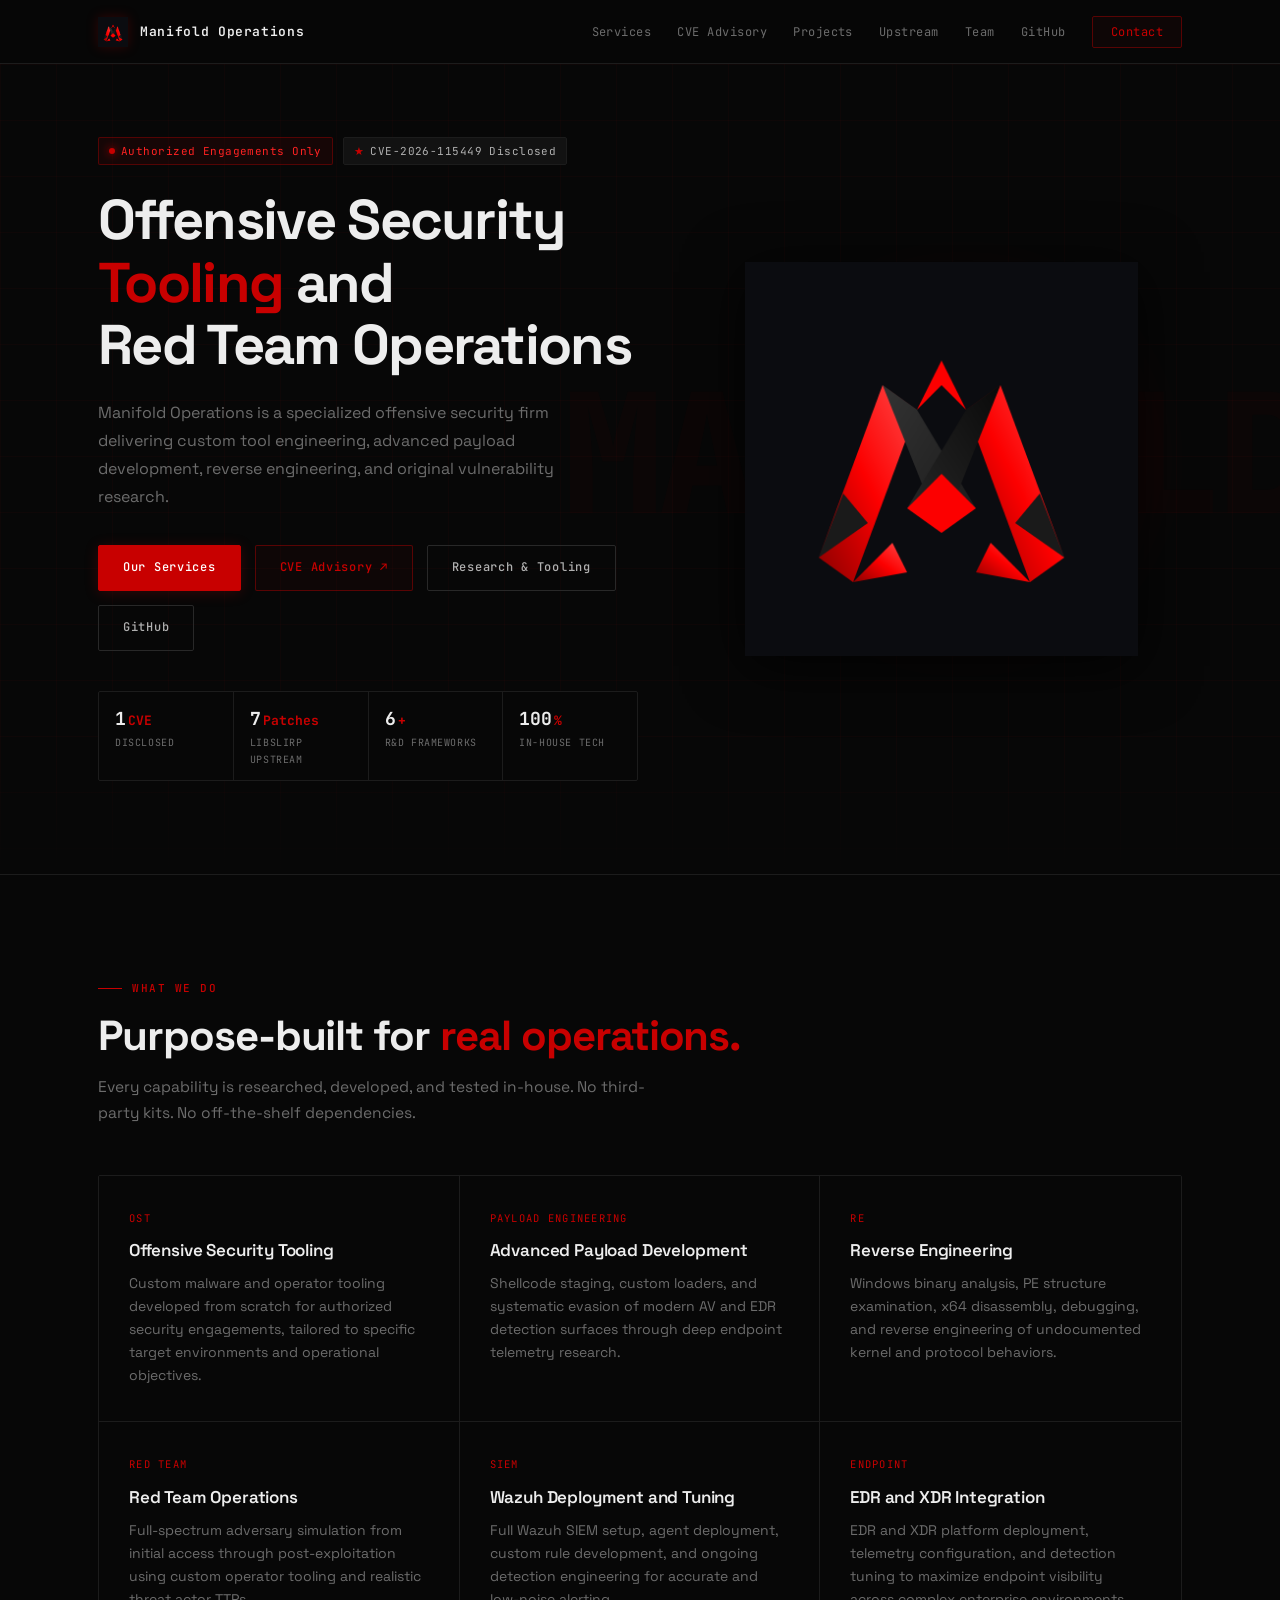
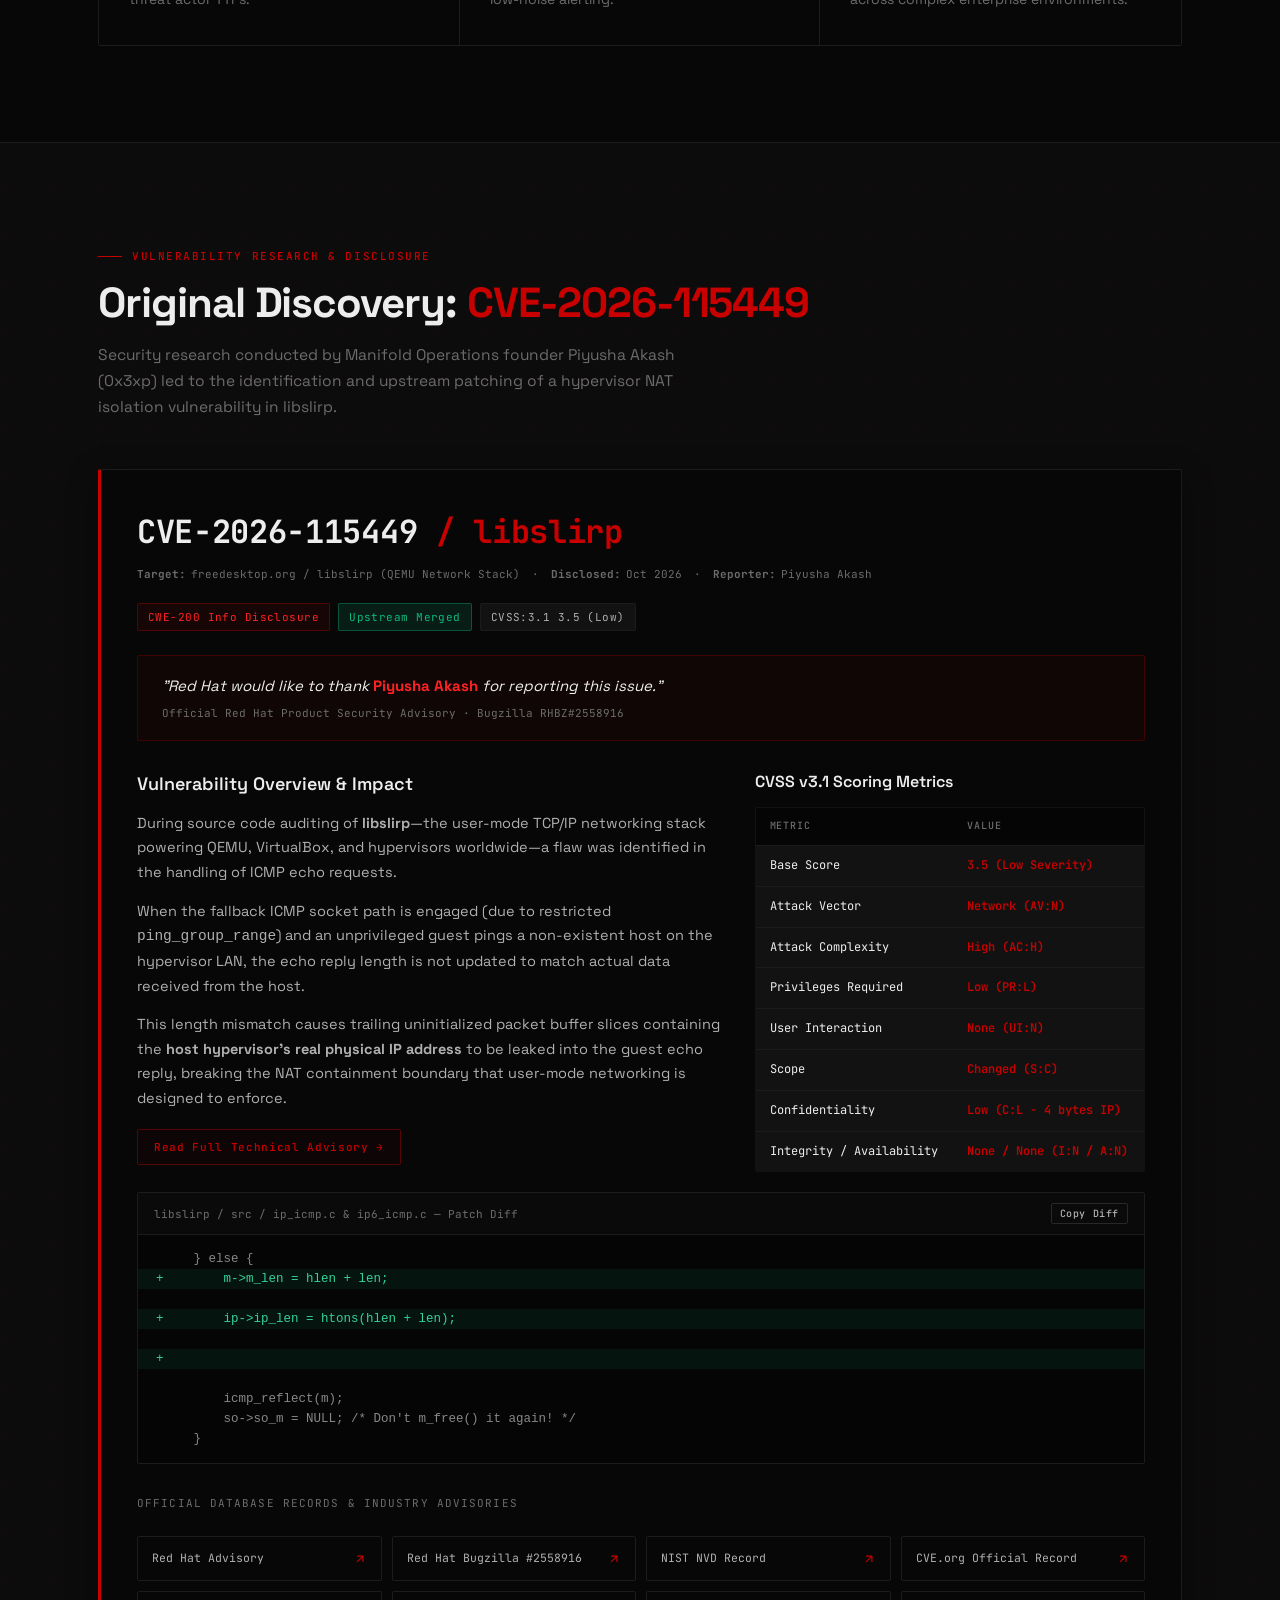
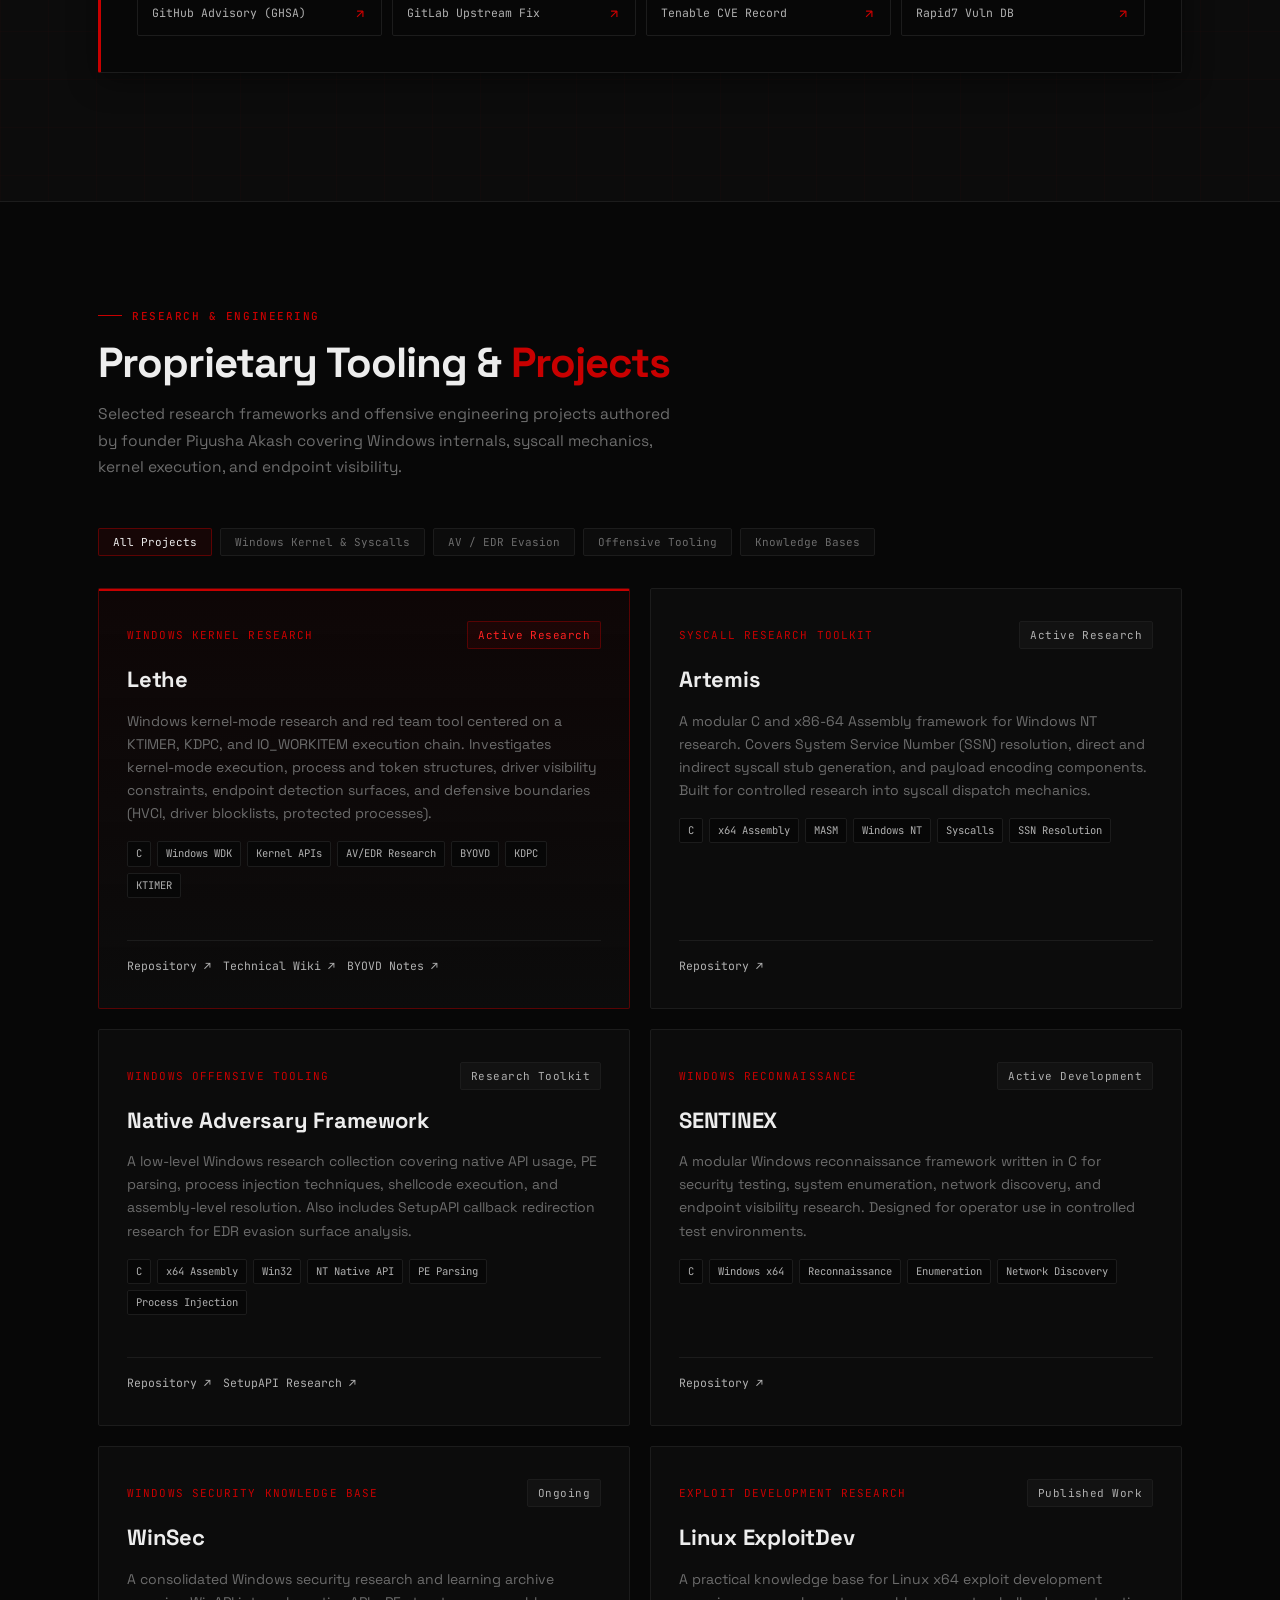
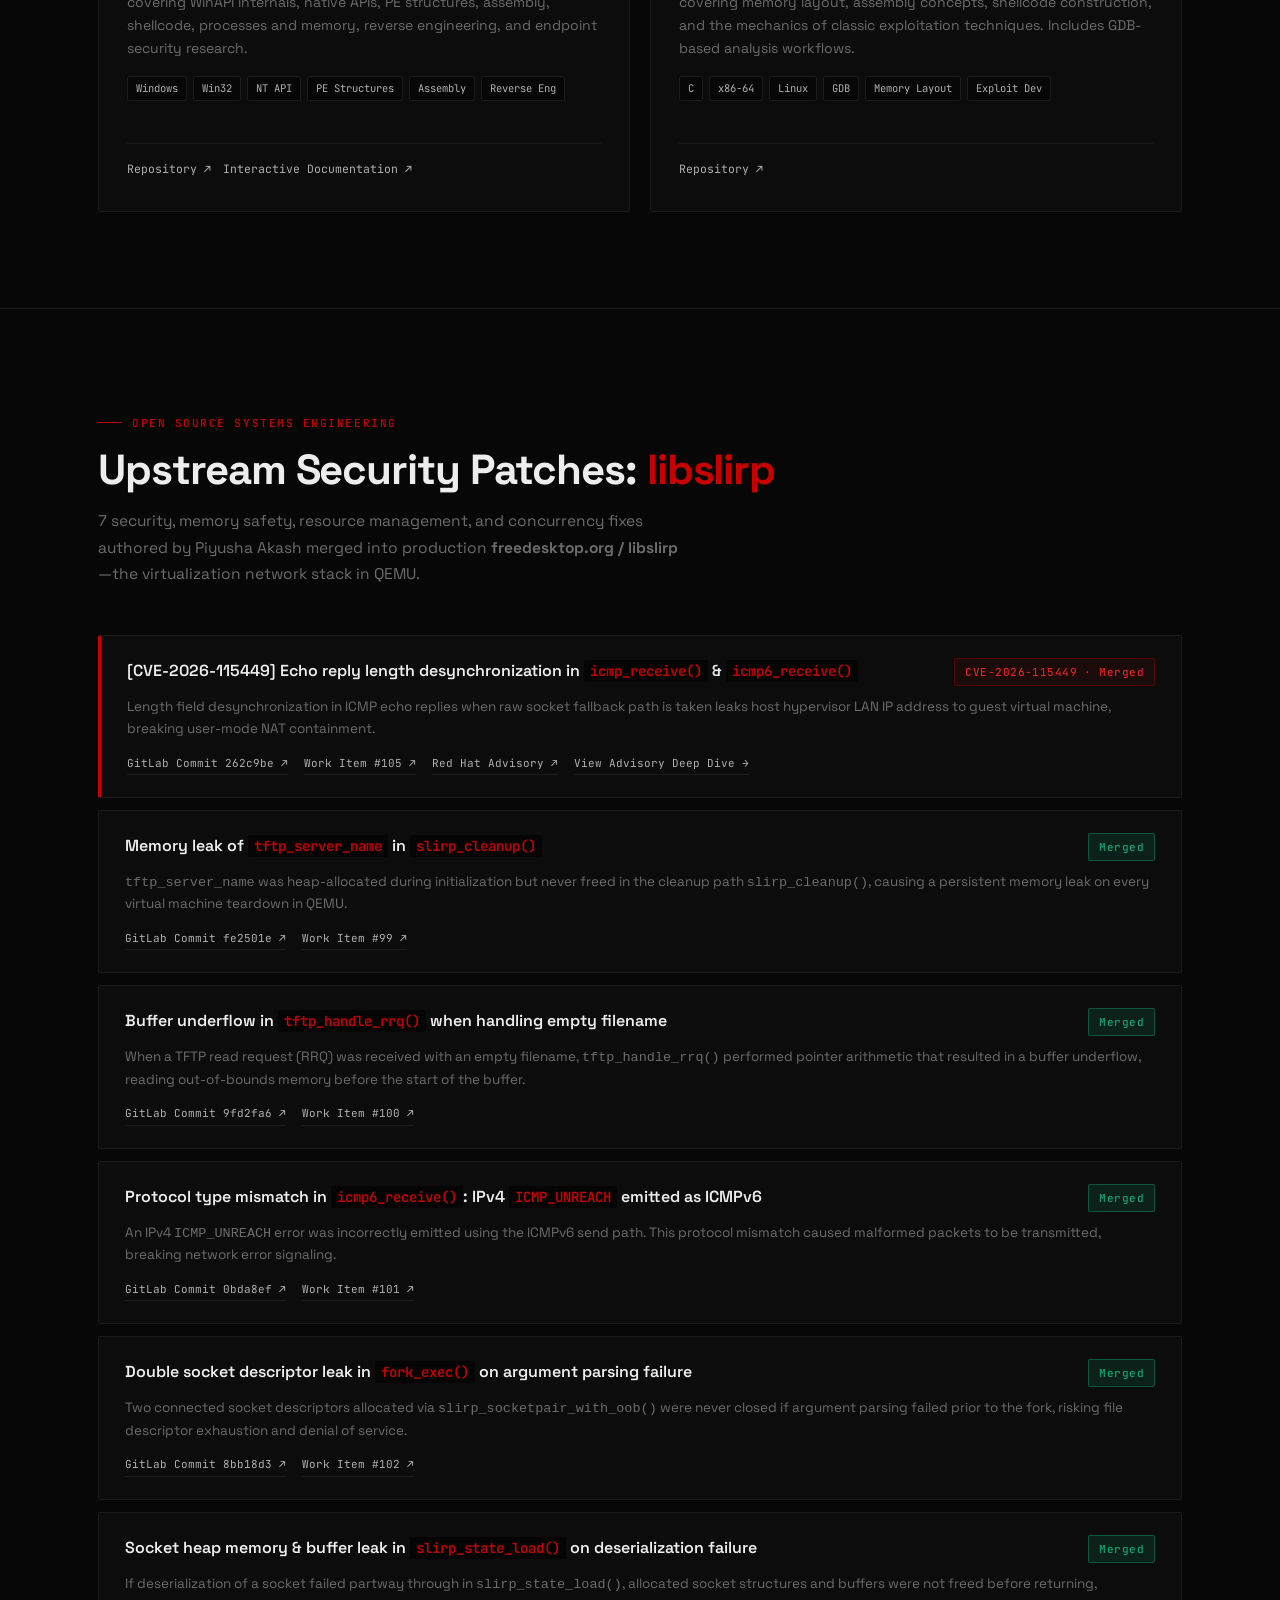
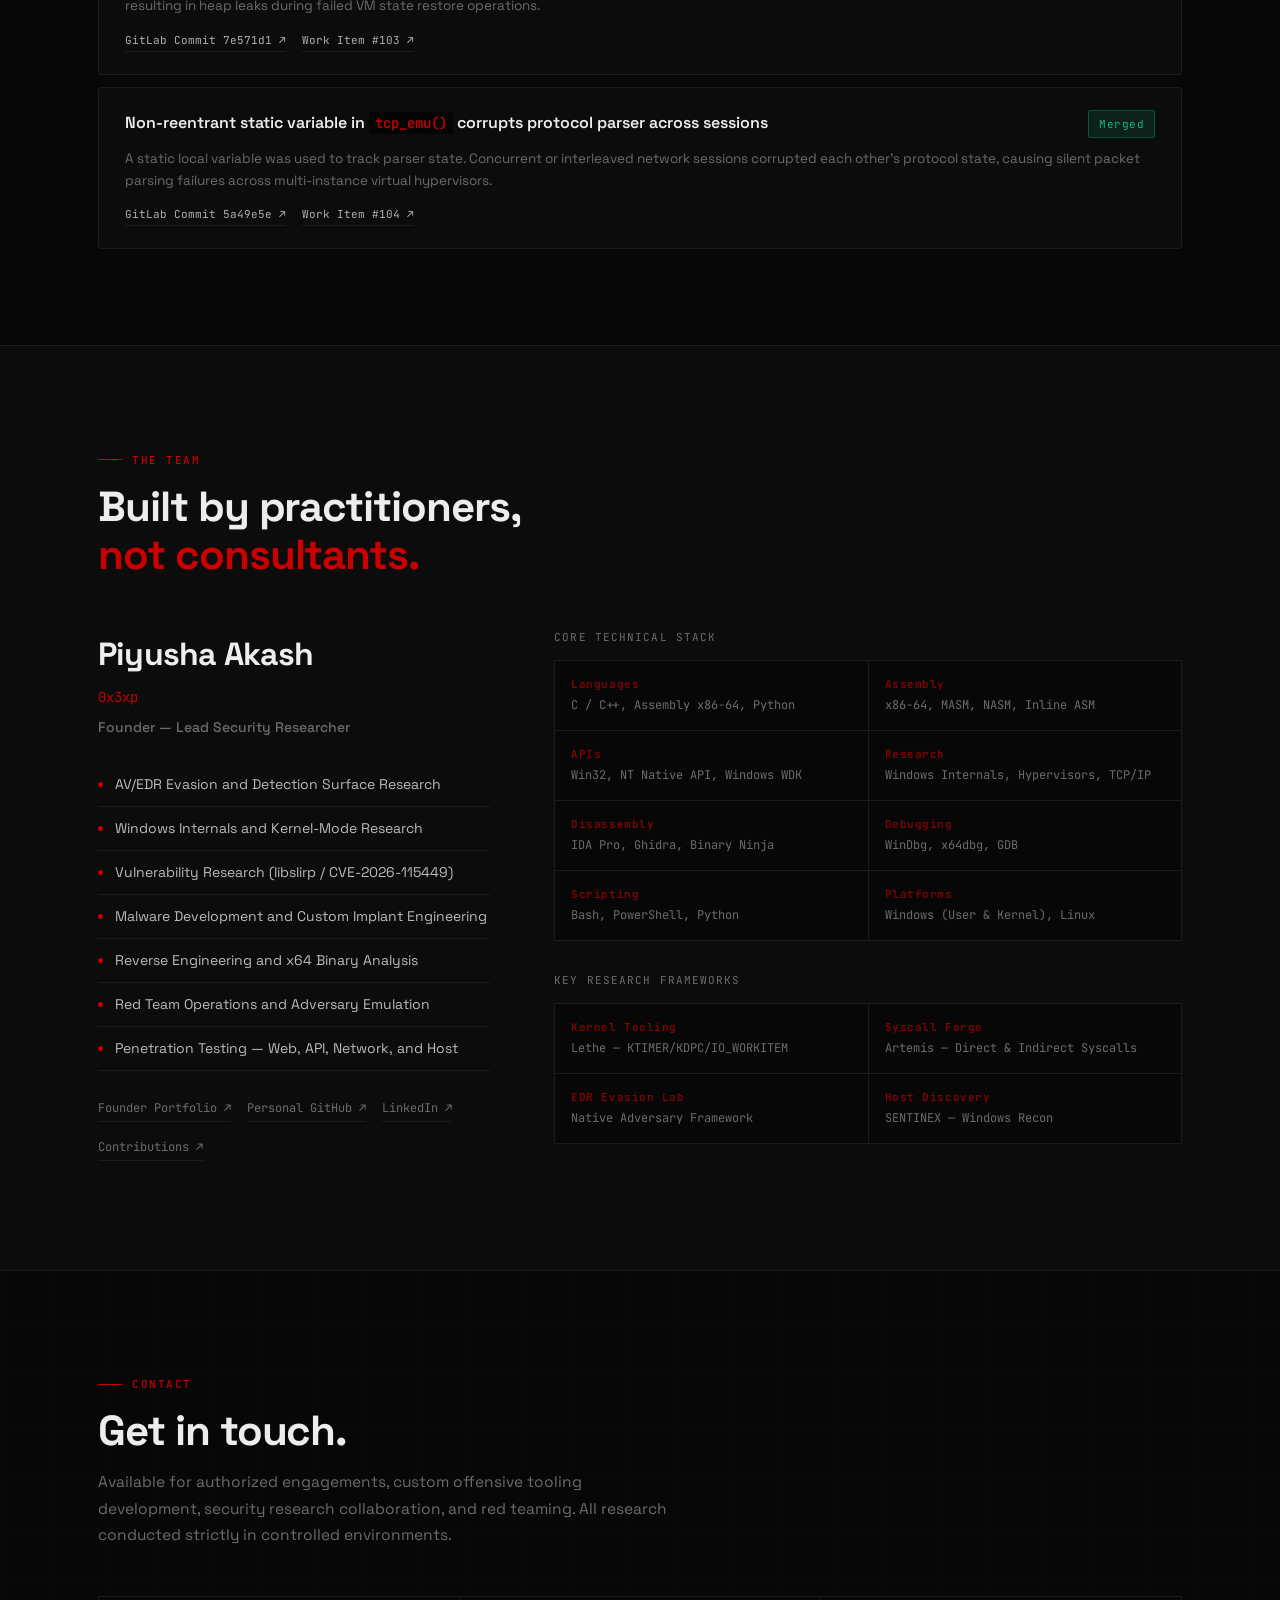
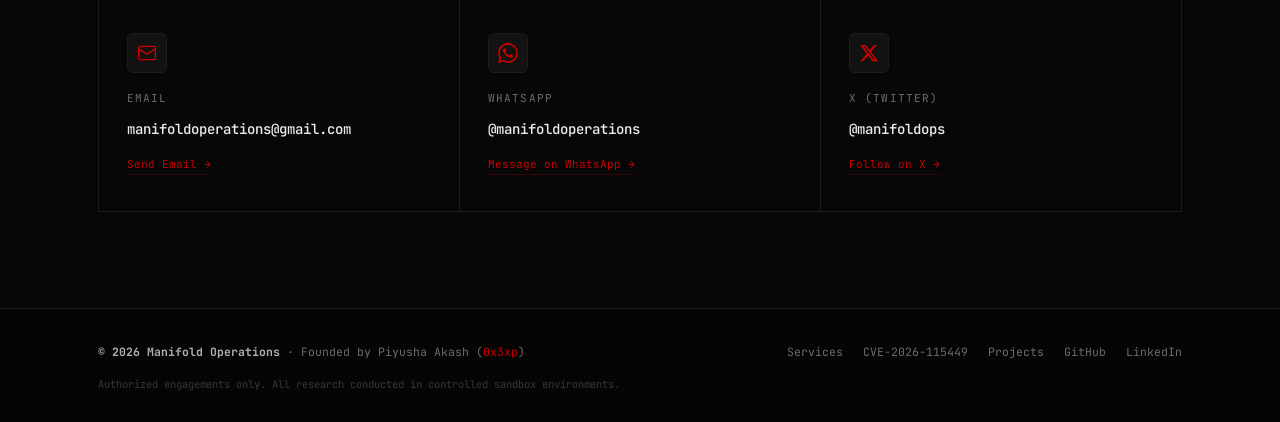
<file: index.html>
<!DOCTYPE html>
<html lang="en">
<head>
  <meta charset="UTF-8">
  <meta name="viewport" content="width=device-width, initial-scale=1, viewport-fit=cover">
  <title>Manifold Operations — Offensive Security Tooling & Red Team Operations</title>
  <meta name="description" content="Manifold Operations is a specialized offensive security firm founded by Piyusha Akash (0x3xp). Custom tool engineering, payload development, reverse engineering, adversary simulation, and original vulnerability research (CVE-2026-115449).">
  <meta name="author" content="Piyusha Akash / Manifold Operations">
  <meta name="robots" content="index, follow">
  
  <!-- Favicon -->
  <link rel="icon" type="image/png" href="assets/logo.png">
  <link rel="icon" href="data:image/svg+xml,<svg xmlns='http://www.w3.org/2000/svg' viewBox='0 0 32 32'><rect width='32' height='32' fill='%23080808'/><text x='16' y='24' font-size='22' text-anchor='middle' fill='%23cc0000' font-weight='bold' font-family='monospace'>M</text></svg>">
  <link rel="canonical" href="https://manifoldoperations.vercel.app/">

  <!-- Open Graph / Meta -->
  <meta property="og:type" content="website">
  <meta property="og:title" content="Manifold Operations — Offensive Security & Vulnerability Research">
  <meta property="og:description" content="Offensive security tooling, red team operations, reverse engineering, and vulnerability research. Home of CVE-2026-115449 and low-level security research.">
  <meta property="og:url" content="https://manifoldoperations.vercel.app/">
  <meta property="og:image" content="https://manifoldoperations.vercel.app/assets/logo.png">

  <!-- Twitter Card -->
  <meta name="twitter:card" content="summary_large_image">
  <meta name="twitter:site" content="@manifoldops">
  <meta name="twitter:creator" content="@manifoldops">
  <meta name="twitter:title" content="Manifold Operations — Offensive Security & Vulnerability Research">
  <meta name="twitter:description" content="Custom tool engineering, red team operations, payload development, and vulnerability research (CVE-2026-115449).">
  <meta name="twitter:image" content="https://manifoldoperations.vercel.app/assets/logo.png">

  <!-- Fonts -->
  <link rel="preconnect" href="https://fonts.googleapis.com">
  <link rel="preconnect" href="https://fonts.gstatic.com" crossorigin>
  <link href="https://fonts.googleapis.com/css2?family=Space+Grotesk:wght@300;400;500;600;700&family=JetBrains+Mono:wght@400;500;600;700&display=swap" rel="stylesheet">

  <!-- Styles -->
  <link rel="stylesheet" href="assets/css/style.css">
</head>
<body>

<!-- NAVIGATION -->
<nav>
  <div class="nav-inner">
    <a href="#hero" class="brand">
      <img src="assets/logo.png" class="brand-mark" alt="Manifold Operations Logo">
      <span class="brand-name">Manifold Operations</span>
    </a>
    
    <ul class="nav-links">
      <li><a href="#services">Services</a></li>
      <li><a href="#cve-section">CVE Advisory</a></li>
      <li><a href="#projects">Projects</a></li>
      <li><a href="#upstream-section">Upstream</a></li>
      <li><a href="#team">Team</a></li>
      <li><a href="https://github.com/ManifoldOps" target="_blank" rel="noopener">GitHub</a></li>
      <li><a href="#contact" class="nav-cta">Contact</a></li>
    </ul>

    <button class="mobile-menu-btn" aria-label="Toggle navigation menu" aria-expanded="false">
      <svg viewBox="0 0 24 24" fill="none" stroke="currentColor" stroke-width="2" stroke-linecap="round" stroke-linejoin="round">
        <line x1="3" y1="12" x2="21" y2="12"></line>
        <line x1="3" y1="6" x2="21" y2="6"></line>
        <line x1="3" y1="18" x2="21" y2="18"></line>
      </svg>
    </button>
  </div>
</nav>

<!-- MOBILE NAVIGATION DRAWER -->
<div class="mobile-nav">
  <ul class="mobile-nav-links">
    <li><a href="#services">Services</a></li>
    <li><a href="#cve-section">CVE-2026-115449 Advisory</a></li>
    <li><a href="#projects">Research & Projects</a></li>
    <li><a href="#upstream-section">Upstream Patches</a></li>
    <li><a href="#team">Founder & Team</a></li>
    <li><a href="https://github.com/ManifoldOps" target="_blank" rel="noopener">GitHub (ManifoldOps)</a></li>
    <li><a href="https://0x3xp.github.io" target="_blank" rel="noopener">Founder Portfolio (0x3xp)</a></li>
    <li><a href="#contact">Contact Us</a></li>
  </ul>
</div>

<!-- HERO -->
<section id="hero">
  <div class="hero-watermark">MANIFOLD</div>
  <div class="wrap">
    <div class="hero-content">
      <div class="hero-left">
        <div class="hero-badges-strip">
          <div class="badge badge-red">
            <span class="badge-pulse-dot"></span>
            <span>Authorized Engagements Only</span>
          </div>
          <a href="#cve-section" class="badge">
            <span style="color: var(--red);">★</span>
            <span>CVE-2026-115449 Disclosed</span>
          </a>
        </div>

        <h1 class="hero-h1">
          Offensive Security<br>
          <span>Tooling</span> and<br>
          Red Team Operations
        </h1>

        <p class="hero-desc">
          Manifold Operations is a specialized offensive security firm delivering custom tool engineering, advanced payload development, reverse engineering, and original vulnerability research.
        </p>

        <div class="hero-btns">
          <a href="#services" class="btn btn-fill">Our Services</a>
          <a href="#cve-section" class="btn btn-red-outline">CVE Advisory ↗</a>
          <a href="#projects" class="btn btn-outline">Research & Tooling</a>
          <a href="https://github.com/ManifoldOps" target="_blank" rel="noopener" class="btn btn-outline">GitHub</a>
        </div>

        <!-- Metric counters bar -->
        <div class="hero-metrics">
          <div class="metric-item">
            <div class="metric-val">1<span>CVE</span></div>
            <div class="metric-lbl">Disclosed</div>
          </div>
          <div class="metric-item">
            <div class="metric-val">7<span>Patches</span></div>
            <div class="metric-lbl">libslirp upstream</div>
          </div>
          <div class="metric-item">
            <div class="metric-val">6<span>+</span></div>
            <div class="metric-lbl">R&D Frameworks</div>
          </div>
          <div class="metric-item">
            <div class="metric-val">100<span>%</span></div>
            <div class="metric-lbl">In-House Tech</div>
          </div>
        </div>
      </div>

      <div class="hero-right">
        <div class="hero-logo-wrapper">
          <img src="assets/logo.png" class="hero-logo-img" alt="Manifold Operations Emblems">
        </div>
      </div>
    </div>
  </div>
</section>

<div class="rule"></div>

<!-- SERVICES -->
<section id="services" class="section-wrap">
  <div class="wrap">
    <div class="section-header">
      <div class="section-kicker">
        <div class="kicker-line"></div>
        <span class="kicker-text">What We Do</span>
      </div>
      <h2 class="section-h2">Purpose-built for <span>real operations.</span></h2>
      <p class="section-sub">Every capability is researched, developed, and tested in-house. No third-party kits. No off-the-shelf dependencies.</p>
    </div>

    <div class="services-grid">
      <div class="svc">
        <div class="svc-tag">OST</div>
        <h3 class="svc-title">Offensive Security Tooling</h3>
        <p class="svc-desc">Custom malware and operator tooling developed from scratch for authorized security engagements, tailored to specific target environments and operational objectives.</p>
      </div>

      <div class="svc">
        <div class="svc-tag">Payload Engineering</div>
        <h3 class="svc-title">Advanced Payload Development</h3>
        <p class="svc-desc">Shellcode staging, custom loaders, and systematic evasion of modern AV and EDR detection surfaces through deep endpoint telemetry research.</p>
      </div>

      <div class="svc">
        <div class="svc-tag">RE</div>
        <h3 class="svc-title">Reverse Engineering</h3>
        <p class="svc-desc">Windows binary analysis, PE structure examination, x64 disassembly, debugging, and reverse engineering of undocumented kernel and protocol behaviors.</p>
      </div>

      <div class="svc">
        <div class="svc-tag">Red Team</div>
        <h3 class="svc-title">Red Team Operations</h3>
        <p class="svc-desc">Full-spectrum adversary simulation from initial access through post-exploitation using custom operator tooling and realistic threat actor TTPs.</p>
      </div>

      <div class="svc">
        <div class="svc-tag">SIEM</div>
        <h3 class="svc-title">Wazuh Deployment and Tuning</h3>
        <p class="svc-desc">Full Wazuh SIEM setup, agent deployment, custom rule development, and ongoing detection engineering for accurate and low-noise alerting.</p>
      </div>

      <div class="svc">
        <div class="svc-tag">Endpoint</div>
        <h3 class="svc-title">EDR and XDR Integration</h3>
        <p class="svc-desc">EDR and XDR platform deployment, telemetry configuration, and detection tuning to maximize endpoint visibility across complex enterprise environments.</p>
      </div>
    </div>
  </div>
</section>

<div class="rule"></div>

<!-- VULNERABILITY DISCLOSURE / CVE SPOTLIGHT -->
<section id="cve-section" class="section-wrap">
  <div class="wrap">
    <div class="section-header">
      <div class="section-kicker">
        <div class="kicker-line"></div>
        <span class="kicker-text">Vulnerability Research & Disclosure</span>
      </div>
      <h2 class="section-h2">Original Discovery: <span>CVE-2026-115449</span></h2>
      <p class="section-sub">
        Security research conducted by Manifold Operations founder Piyusha Akash (0x3xp) led to the identification and upstream patching of a hypervisor NAT isolation vulnerability in libslirp.
      </p>
    </div>

    <!-- MAIN CVE BANNER CARD -->
    <div class="cve-banner-box">
      <div class="cve-header-row">
        <div class="cve-id-group">
          <div class="cve-id-title">CVE-2026-115449 <span>/ libslirp</span></div>
          <div class="cve-meta-tags">
            <span><strong>Target:</strong> freedesktop.org / libslirp (QEMU Network Stack)</span>
            <span>·</span>
            <span><strong>Disclosed:</strong> Oct 2026</span>
            <span>·</span>
            <span><strong>Reporter:</strong> Piyusha Akash</span>
          </div>
        </div>

        <div class="cve-badges-row">
          <span class="badge badge-red">CWE-200 Info Disclosure</span>
          <span class="badge badge-green">Upstream Merged</span>
          <span class="badge">CVSS:3.1 3.5 (Low)</span>
        </div>
      </div>

      <!-- RED HAT OFFICIAL ACKNOWLEDGEMENT -->
      <div class="ack-quote-box">
        <p>"Red Hat would like to thank <strong>Piyusha Akash</strong> for reporting this issue."</p>
        <span class="ack-quote-source">Official Red Hat Product Security Advisory · Bugzilla RHBZ#2558916</span>
      </div>

      <div class="cve-grid-2col">
        <div class="cve-explanation">
          <h3 style="font-size: 18px; margin-bottom: 12px; font-weight: 600;">Vulnerability Overview & Impact</h3>
          <p>
            During source code auditing of <strong>libslirp</strong>—the user-mode TCP/IP networking stack powering QEMU, VirtualBox, and hypervisors worldwide—a flaw was identified in the handling of ICMP echo requests.
          </p>
          <p>
            When the fallback ICMP socket path is engaged (due to restricted <code>ping_group_range</code>) and an unprivileged guest pings a non-existent host on the hypervisor LAN, the echo reply length is not updated to match actual data received from the host.
          </p>
          <p>
            This length mismatch causes trailing uninitialized packet buffer slices containing the <strong>host hypervisor's real physical IP address</strong> to be leaked into the guest echo reply, breaking the NAT containment boundary that user-mode networking is designed to enforce.
          </p>
          
          <div style="margin-top: 18px;">
            <a href="cve-2026-115449.html" class="btn btn-sm btn-red-outline">Read Full Technical Advisory →</a>
          </div>
        </div>

        <div>
          <h3 style="font-size: 16px; margin-bottom: 12px; font-weight: 600;">CVSS v3.1 Scoring Metrics</h3>
          <table class="cve-cvss-table">
            <thead>
              <tr>
                <th>Metric</th>
                <th>Value</th>
              </tr>
            </thead>
            <tbody>
              <tr>
                <td>Base Score</td>
                <td>3.5 (Low Severity)</td>
              </tr>
              <tr>
                <td>Attack Vector</td>
                <td>Network (AV:N)</td>
              </tr>
              <tr>
                <td>Attack Complexity</td>
                <td>High (AC:H)</td>
              </tr>
              <tr>
                <td>Privileges Required</td>
                <td>Low (PR:L)</td>
              </tr>
              <tr>
                <td>User Interaction</td>
                <td>None (UI:N)</td>
              </tr>
              <tr>
                <td>Scope</td>
                <td>Changed (S:C)</td>
              </tr>
              <tr>
                <td>Confidentiality</td>
                <td>Low (C:L - 4 bytes IP)</td>
              </tr>
              <tr>
                <td>Integrity / Availability</td>
                <td>None / None (I:N / A:N)</td>
              </tr>
            </tbody>
          </table>
        </div>
      </div>

      <!-- CODE DIFF BOX -->
      <div class="diff-container">
        <div class="diff-header">
          <span>libslirp / src / ip_icmp.c & ip6_icmp.c — Patch Diff</span>
          <button class="copy-code-btn btn btn-sm btn-outline" data-target="cve-diff-code" style="padding: 3px 8px; font-size: 10px;">Copy Diff</button>
        </div>
        <div class="diff-body">
          <pre id="cve-diff-code"><span class="diff-ctx">     } else {</span>
<span class="diff-add">+        m->m_len = hlen + len;</span>
<span class="diff-add">+        ip->ip_len = htons(hlen + len);</span>
<span class="diff-add">+</span>
<span class="diff-ctx">         icmp_reflect(m);</span>
<span class="diff-ctx">         so->so_m = NULL; /* Don't m_free() it again! */</span>
<span class="diff-ctx">     }</span></pre>
        </div>
      </div>

      <!-- ADVISORY DATABASES -->
      <div style="margin-top: 30px;">
        <span class="stack-label" style="display: block; margin-bottom: 10px;">Official Database Records & Industry Advisories</span>
        <div class="advisory-links-grid">
          <a href="https://access.redhat.com/security/cve/cve-2026-115449" target="_blank" rel="noopener" class="adv-link-card">
            <span>Red Hat Advisory</span>
            <svg viewBox="0 0 24 24" fill="none" stroke="currentColor" stroke-width="2"><path d="M7 17L17 7M17 7H7M17 7V17"/></svg>
          </a>
          <a href="https://bugzilla.redhat.com/show_bug.cgi?id=2558916" target="_blank" rel="noopener" class="adv-link-card">
            <span>Red Hat Bugzilla #2558916</span>
            <svg viewBox="0 0 24 24" fill="none" stroke="currentColor" stroke-width="2"><path d="M7 17L17 7M17 7H7M17 7V17"/></svg>
          </a>
          <a href="https://nvd.nist.gov/vuln/detail/cve-2026-115449" target="_blank" rel="noopener" class="adv-link-card">
            <span>NIST NVD Record</span>
            <svg viewBox="0 0 24 24" fill="none" stroke="currentColor" stroke-width="2"><path d="M7 17L17 7M17 7H7M17 7V17"/></svg>
          </a>
          <a href="https://www.cve.org/CVERecord?id=CVE-2026-115449" target="_blank" rel="noopener" class="adv-link-card">
            <span>CVE.org Official Record</span>
            <svg viewBox="0 0 24 24" fill="none" stroke="currentColor" stroke-width="2"><path d="M7 17L17 7M17 7H7M17 7V17"/></svg>
          </a>
          <a href="https://github.com/advisories/GHSA-pg96-xmqg-mmpv" target="_blank" rel="noopener" class="adv-link-card">
            <span>GitHub Advisory (GHSA)</span>
            <svg viewBox="0 0 24 24" fill="none" stroke="currentColor" stroke-width="2"><path d="M7 17L17 7M17 7H7M17 7V17"/></svg>
          </a>
          <a href="https://gitlab.freedesktop.org/slirp/libslirp/-/commit/262c9be27bc79e16b369807b460be77e23c3d788" target="_blank" rel="noopener" class="adv-link-card">
            <span>GitLab Upstream Fix</span>
            <svg viewBox="0 0 24 24" fill="none" stroke="currentColor" stroke-width="2"><path d="M7 17L17 7M17 7H7M17 7V17"/></svg>
          </a>
          <a href="https://www.tenable.com/cve/CVE-2026-115449" target="_blank" rel="noopener" class="adv-link-card">
            <span>Tenable CVE Record</span>
            <svg viewBox="0 0 24 24" fill="none" stroke="currentColor" stroke-width="2"><path d="M7 17L17 7M17 7H7M17 7V17"/></svg>
          </a>
          <a href="https://www.rapid7.com/db/vulnerabilities/cve-2026-115449/" target="_blank" rel="noopener" class="adv-link-card">
            <span>Rapid7 Vuln DB</span>
            <svg viewBox="0 0 24 24" fill="none" stroke="currentColor" stroke-width="2"><path d="M7 17L17 7M17 7H7M17 7V17"/></svg>
          </a>
        </div>
      </div>
    </div>
  </div>
</section>

<div class="rule"></div>

<!-- PERSONAL PROJECTS & OFFENSIVE R&D -->
<section id="projects" class="section-wrap">
  <div class="wrap">
    <div class="section-header">
      <div class="section-kicker">
        <div class="kicker-line"></div>
        <span class="kicker-text">Research & Engineering</span>
      </div>
      <h2 class="section-h2">Proprietary Tooling & <span>Projects</span></h2>
      <p class="section-sub">
        Selected research frameworks and offensive engineering projects authored by founder Piyusha Akash covering Windows internals, syscall mechanics, kernel execution, and endpoint visibility.
      </p>
    </div>

    <!-- Filter Buttons -->
    <div class="filter-bar">
      <button class="filter-btn active" data-filter="all">All Projects</button>
      <button class="filter-btn" data-filter="kernel">Windows Kernel & Syscalls</button>
      <button class="filter-btn" data-filter="evasion">AV / EDR Evasion</button>
      <button class="filter-btn" data-filter="tooling">Offensive Tooling</button>
      <button class="filter-btn" data-filter="kb">Knowledge Bases</button>
    </div>

    <div class="projects-grid">
      
      <!-- Lethe (Featured) -->
      <article class="project-card featured" data-category="kernel evasion tooling">
        <div class="project-top">
          <div class="project-meta-row">
            <span class="project-cat">Windows Kernel Research</span>
            <span class="badge badge-red">Active Research</span>
          </div>
          <h3 class="project-title">Lethe</h3>
          <p class="project-desc">
            Windows kernel-mode research and red team tool centered on a KTIMER, KDPC, and IO_WORKITEM execution chain. Investigates kernel-mode execution, process and token structures, driver visibility constraints, endpoint detection surfaces, and defensive boundaries (HVCI, driver blocklists, protected processes).
          </p>
          <div class="project-tags">
            <span class="tag-pill">C</span>
            <span class="tag-pill">Windows WDK</span>
            <span class="tag-pill">Kernel APIs</span>
            <span class="tag-pill">AV/EDR Research</span>
            <span class="tag-pill">BYOVD</span>
            <span class="tag-pill">KDPC</span>
            <span class="tag-pill">KTIMER</span>
          </div>
        </div>
        <div class="project-links">
          <a href="https://github.com/0x3xp/Lethe" target="_blank" rel="noopener">Repository ↗</a>
          <a href="https://github.com/0x3xp/Lethe/blob/main/WIKI.md" target="_blank" rel="noopener">Technical Wiki ↗</a>
          <a href="https://github.com/0x3xp/Lethe/blob/main/BYOVD.md" target="_blank" rel="noopener">BYOVD Notes ↗</a>
        </div>
      </article>

      <!-- Artemis -->
      <article class="project-card" data-category="kernel evasion tooling">
        <div class="project-top">
          <div class="project-meta-row">
            <span class="project-cat">Syscall Research Toolkit</span>
            <span class="badge">Active Research</span>
          </div>
          <h3 class="project-title">Artemis</h3>
          <p class="project-desc">
            A modular C and x86-64 Assembly framework for Windows NT research. Covers System Service Number (SSN) resolution, direct and indirect syscall stub generation, and payload encoding components. Built for controlled research into syscall dispatch mechanics.
          </p>
          <div class="project-tags">
            <span class="tag-pill">C</span>
            <span class="tag-pill">x64 Assembly</span>
            <span class="tag-pill">MASM</span>
            <span class="tag-pill">Windows NT</span>
            <span class="tag-pill">Syscalls</span>
            <span class="tag-pill">SSN Resolution</span>
          </div>
        </div>
        <div class="project-links">
          <a href="https://github.com/0x3xp/Artemis" target="_blank" rel="noopener">Repository ↗</a>
        </div>
      </article>

      <!-- Native Adversary Framework -->
      <article class="project-card" data-category="evasion tooling">
        <div class="project-top">
          <div class="project-meta-row">
            <span class="project-cat">Windows Offensive Tooling</span>
            <span class="badge">Research Toolkit</span>
          </div>
          <h3 class="project-title">Native Adversary Framework</h3>
          <p class="project-desc">
            A low-level Windows research collection covering native API usage, PE parsing, process injection techniques, shellcode execution, and assembly-level resolution. Also includes SetupAPI callback redirection research for EDR evasion surface analysis.
          </p>
          <div class="project-tags">
            <span class="tag-pill">C</span>
            <span class="tag-pill">x64 Assembly</span>
            <span class="tag-pill">Win32</span>
            <span class="tag-pill">NT Native API</span>
            <span class="tag-pill">PE Parsing</span>
            <span class="tag-pill">Process Injection</span>
          </div>
        </div>
        <div class="project-links">
          <a href="https://github.com/0x3xp/Native-Adversary-Framework" target="_blank" rel="noopener">Repository ↗</a>
          <a href="https://github.com/0x3xp/Native-Adversary-Framework/tree/main/Malware-Dev/Injection/SetupAPI-Callback-Redirection" target="_blank" rel="noopener">SetupAPI Research ↗</a>
        </div>
      </article>

      <!-- SENTINEX -->
      <article class="project-card" data-category="tooling">
        <div class="project-top">
          <div class="project-meta-row">
            <span class="project-cat">Windows Reconnaissance</span>
            <span class="badge">Active Development</span>
          </div>
          <h3 class="project-title">SENTINEX</h3>
          <p class="project-desc">
            A modular Windows reconnaissance framework written in C for security testing, system enumeration, network discovery, and endpoint visibility research. Designed for operator use in controlled test environments.
          </p>
          <div class="project-tags">
            <span class="tag-pill">C</span>
            <span class="tag-pill">Windows x64</span>
            <span class="tag-pill">Reconnaissance</span>
            <span class="tag-pill">Enumeration</span>
            <span class="tag-pill">Network Discovery</span>
          </div>
        </div>
        <div class="project-links">
          <a href="https://github.com/0x3xp/SENTINEX" target="_blank" rel="noopener">Repository ↗</a>
        </div>
      </article>

      <!-- WinSec -->
      <article class="project-card" data-category="kb">
        <div class="project-top">
          <div class="project-meta-row">
            <span class="project-cat">Windows Security Knowledge Base</span>
            <span class="badge">Ongoing</span>
          </div>
          <h3 class="project-title">WinSec</h3>
          <p class="project-desc">
            A consolidated Windows security research and learning archive covering WinAPI internals, native APIs, PE structures, assembly, shellcode, processes and memory, reverse engineering, and endpoint security research.
          </p>
          <div class="project-tags">
            <span class="tag-pill">Windows</span>
            <span class="tag-pill">Win32</span>
            <span class="tag-pill">NT API</span>
            <span class="tag-pill">PE Structures</span>
            <span class="tag-pill">Assembly</span>
            <span class="tag-pill">Reverse Eng</span>
          </div>
        </div>
        <div class="project-links">
          <a href="https://github.com/0x3xp/WinSec" target="_blank" rel="noopener">Repository ↗</a>
          <a href="https://0x3xp.github.io/WinSec/" target="_blank" rel="noopener">Interactive Documentation ↗</a>
        </div>
      </article>

      <!-- Linux ExploitDev -->
      <article class="project-card" data-category="kb">
        <div class="project-top">
          <div class="project-meta-row">
            <span class="project-cat">Exploit Development Research</span>
            <span class="badge">Published Work</span>
          </div>
          <h3 class="project-title">Linux ExploitDev</h3>
          <p class="project-desc">
            A practical knowledge base for Linux x64 exploit development covering memory layout, assembly concepts, shellcode construction, and the mechanics of classic exploitation techniques. Includes GDB-based analysis workflows.
          </p>
          <div class="project-tags">
            <span class="tag-pill">C</span>
            <span class="tag-pill">x86-64</span>
            <span class="tag-pill">Linux</span>
            <span class="tag-pill">GDB</span>
            <span class="tag-pill">Memory Layout</span>
            <span class="tag-pill">Exploit Dev</span>
          </div>
        </div>
        <div class="project-links">
          <a href="https://github.com/0x3xp/Linux-ExploitDev" target="_blank" rel="noopener">Repository ↗</a>
        </div>
      </article>

    </div>
  </div>
</section>

<div class="rule"></div>

<!-- UPSTREAM CONTRIBUTIONS (LIBSLIRP 7 MERGED COMMITS) -->
<section id="upstream-section" class="section-wrap">
  <div class="wrap">
    <div class="section-header">
      <div class="section-kicker">
        <div class="kicker-line"></div>
        <span class="kicker-text">Open Source Systems Engineering</span>
      </div>
      <h2 class="section-h2">Upstream Security Patches: <span>libslirp</span></h2>
      <p class="section-sub">
        7 security, memory safety, resource management, and concurrency fixes authored by Piyusha Akash merged into production <strong>freedesktop.org / libslirp</strong>—the virtualization network stack in QEMU.
      </p>
    </div>

    <div class="upstream-list">
      
      <!-- Commit 1: CVE-2026-115449 -->
      <div class="upstream-item" style="border-left: 3px solid var(--red);">
        <div class="upstream-header-row">
          <h3 class="upstream-item-title">
            <span>[CVE-2026-115449]</span> Echo reply length desynchronization in <code>icmp_receive()</code> & <code>icmp6_receive()</code>
          </h3>
          <span class="badge badge-red">CVE-2026-115449 · Merged</span>
        </div>
        <p class="upstream-item-desc">
          Length field desynchronization in ICMP echo replies when raw socket fallback path is taken leaks host hypervisor LAN IP address to guest virtual machine, breaking user-mode NAT containment.
        </p>
        <div class="upstream-links-row">
          <a href="https://gitlab.freedesktop.org/slirp/libslirp/-/commit/262c9be27bc79e16b369807b460be77e23c3d788" target="_blank" rel="noopener">GitLab Commit 262c9be ↗</a>
          <a href="https://gitlab.freedesktop.org/slirp/libslirp/-/work_items/105" target="_blank" rel="noopener">Work Item #105 ↗</a>
          <a href="https://access.redhat.com/security/cve/cve-2026-115449" target="_blank" rel="noopener">Red Hat Advisory ↗</a>
          <a href="cve-2026-115449.html">View Advisory Deep Dive →</a>
        </div>
      </div>

      <!-- Commit 2 -->
      <div class="upstream-item">
        <div class="upstream-header-row">
          <h3 class="upstream-item-title">
            Memory leak of <code>tftp_server_name</code> in <code>slirp_cleanup()</code>
          </h3>
          <span class="badge badge-green">Merged</span>
        </div>
        <p class="upstream-item-desc">
          <code>tftp_server_name</code> was heap-allocated during initialization but never freed in the cleanup path <code>slirp_cleanup()</code>, causing a persistent memory leak on every virtual machine teardown in QEMU.
        </p>
        <div class="upstream-links-row">
          <a href="https://gitlab.freedesktop.org/slirp/libslirp/-/commit/fe2501e799862d6fa6adb4c5e1358567ebd8c065" target="_blank" rel="noopener">GitLab Commit fe2501e ↗</a>
          <a href="https://gitlab.freedesktop.org/slirp/libslirp/-/work_items/99" target="_blank" rel="noopener">Work Item #99 ↗</a>
        </div>
      </div>

      <!-- Commit 3 -->
      <div class="upstream-item">
        <div class="upstream-header-row">
          <h3 class="upstream-item-title">
            Buffer underflow in <code>tftp_handle_rrq()</code> when handling empty filename
          </h3>
          <span class="badge badge-green">Merged</span>
        </div>
        <p class="upstream-item-desc">
          When a TFTP read request (RRQ) was received with an empty filename, <code>tftp_handle_rrq()</code> performed pointer arithmetic that resulted in a buffer underflow, reading out-of-bounds memory before the start of the buffer.
        </p>
        <div class="upstream-links-row">
          <a href="https://gitlab.freedesktop.org/slirp/libslirp/-/commit/9fd2fa698886a9c222090424d6e708709db13d8d" target="_blank" rel="noopener">GitLab Commit 9fd2fa6 ↗</a>
          <a href="https://gitlab.freedesktop.org/slirp/libslirp/-/work_items/100" target="_blank" rel="noopener">Work Item #100 ↗</a>
        </div>
      </div>

      <!-- Commit 4 -->
      <div class="upstream-item">
        <div class="upstream-header-row">
          <h3 class="upstream-item-title">
            Protocol type mismatch in <code>icmp6_receive()</code>: IPv4 <code>ICMP_UNREACH</code> emitted as ICMPv6
          </h3>
          <span class="badge badge-green">Merged</span>
        </div>
        <p class="upstream-item-desc">
          An IPv4 <code>ICMP_UNREACH</code> error was incorrectly emitted using the ICMPv6 send path. This protocol mismatch caused malformed packets to be transmitted, breaking network error signaling.
        </p>
        <div class="upstream-links-row">
          <a href="https://gitlab.freedesktop.org/slirp/libslirp/-/commit/0bda8ef0c47d2a45980a2d480312c000e6bc9b11" target="_blank" rel="noopener">GitLab Commit 0bda8ef ↗</a>
          <a href="https://gitlab.freedesktop.org/slirp/libslirp/-/work_items/101" target="_blank" rel="noopener">Work Item #101 ↗</a>
        </div>
      </div>

      <!-- Commit 5 -->
      <div class="upstream-item">
        <div class="upstream-header-row">
          <h3 class="upstream-item-title">
            Double socket descriptor leak in <code>fork_exec()</code> on argument parsing failure
          </h3>
          <span class="badge badge-green">Merged</span>
        </div>
        <p class="upstream-item-desc">
          Two connected socket descriptors allocated via <code>slirp_socketpair_with_oob()</code> were never closed if argument parsing failed prior to the fork, risking file descriptor exhaustion and denial of service.
        </p>
        <div class="upstream-links-row">
          <a href="https://gitlab.freedesktop.org/slirp/libslirp/-/commit/8bb18d3043eeb463955856c3242fef9a788d4280" target="_blank" rel="noopener">GitLab Commit 8bb18d3 ↗</a>
          <a href="https://gitlab.freedesktop.org/slirp/libslirp/-/work_items/102" target="_blank" rel="noopener">Work Item #102 ↗</a>
        </div>
      </div>

      <!-- Commit 6 -->
      <div class="upstream-item">
        <div class="upstream-header-row">
          <h3 class="upstream-item-title">
            Socket heap memory & buffer leak in <code>slirp_state_load()</code> on deserialization failure
          </h3>
          <span class="badge badge-green">Merged</span>
        </div>
        <p class="upstream-item-desc">
          If deserialization of a socket failed partway through in <code>slirp_state_load()</code>, allocated socket structures and buffers were not freed before returning, resulting in heap leaks during failed VM state restore operations.
        </p>
        <div class="upstream-links-row">
          <a href="https://gitlab.freedesktop.org/slirp/libslirp/-/commit/7e571d1e0f6d2750f9e0c7272512e6f0c78bf3c8" target="_blank" rel="noopener">GitLab Commit 7e571d1 ↗</a>
          <a href="https://gitlab.freedesktop.org/slirp/libslirp/-/work_items/103" target="_blank" rel="noopener">Work Item #103 ↗</a>
        </div>
      </div>

      <!-- Commit 7 -->
      <div class="upstream-item">
        <div class="upstream-header-row">
          <h3 class="upstream-item-title">
            Non-reentrant static variable in <code>tcp_emu()</code> corrupts protocol parser across sessions
          </h3>
          <span class="badge badge-green">Merged</span>
        </div>
        <p class="upstream-item-desc">
          A static local variable was used to track parser state. Concurrent or interleaved network sessions corrupted each other's protocol state, causing silent packet parsing failures across multi-instance virtual hypervisors.
        </p>
        <div class="upstream-links-row">
          <a href="https://gitlab.freedesktop.org/slirp/libslirp/-/commit/5a49e5e290093e2ff83b388330501e20de0bddcf" target="_blank" rel="noopener">GitLab Commit 5a49e5e ↗</a>
          <a href="https://gitlab.freedesktop.org/slirp/libslirp/-/work_items/104" target="_blank" rel="noopener">Work Item #104 ↗</a>
        </div>
      </div>

    </div>
  </div>
</section>

<div class="rule"></div>

<!-- TEAM & FOUNDER -->
<section id="team" class="section-wrap">
  <div class="wrap">
    <div class="section-header">
      <div class="section-kicker">
        <div class="kicker-line"></div>
        <span class="kicker-text">The Team</span>
      </div>
      <h2 class="section-h2">Built by practitioners,<br><span>not consultants.</span></h2>
    </div>

    <div class="team-grid">
      <div class="team-left">
        <h3 class="person-name">Piyusha Akash</h3>
        <span class="person-handle">0x3xp</span>
        <p class="person-role">Founder — Lead Security Researcher</p>
        
        <ul class="person-focus">
          <li>AV/EDR Evasion and Detection Surface Research</li>
          <li>Windows Internals and Kernel-Mode Research</li>
          <li>Vulnerability Research (libslirp / CVE-2026-115449)</li>
          <li>Malware Development and Custom Implant Engineering</li>
          <li>Reverse Engineering and x64 Binary Analysis</li>
          <li>Red Team Operations and Adversary Emulation</li>
          <li>Penetration Testing — Web, API, Network, and Host</li>
        </ul>

        <div class="person-links">
          <a href="https://0x3xp.github.io" target="_blank" rel="noopener">Founder Portfolio ↗</a>
          <a href="https://github.com/0x3xp" target="_blank" rel="noopener">Personal GitHub ↗</a>
          <a href="https://linkedin.com/in/piyushaakash" target="_blank" rel="noopener">LinkedIn ↗</a>
          <a href="https://0x3xp.github.io/contributions/" target="_blank" rel="noopener">Contributions ↗</a>
        </div>
      </div>

      <div class="team-right">
        <p class="stack-label">Core Technical Stack</p>
        <div class="stack-grid">
          <div class="stack-item"><strong>Languages</strong>C / C++, Assembly x86-64, Python</div>
          <div class="stack-item"><strong>Assembly</strong>x86-64, MASM, NASM, Inline ASM</div>
          <div class="stack-item"><strong>APIs</strong>Win32, NT Native API, Windows WDK</div>
          <div class="stack-item"><strong>Research</strong>Windows Internals, Hypervisors, TCP/IP</div>
          <div class="stack-item"><strong>Disassembly</strong>IDA Pro, Ghidra, Binary Ninja</div>
          <div class="stack-item"><strong>Debugging</strong>WinDbg, x64dbg, GDB</div>
          <div class="stack-item"><strong>Scripting</strong>Bash, PowerShell, Python</div>
          <div class="stack-item"><strong>Platforms</strong>Windows (User & Kernel), Linux</div>
        </div>

        <p class="stack-label">Key Research Frameworks</p>
        <div class="stack-grid">
          <div class="stack-item"><strong>Kernel Tooling</strong>Lethe — KTIMER/KDPC/IO_WORKITEM</div>
          <div class="stack-item"><strong>Syscall Forge</strong>Artemis — Direct & Indirect Syscalls</div>
          <div class="stack-item"><strong>EDR Evasion Lab</strong>Native Adversary Framework</div>
          <div class="stack-item"><strong>Host Discovery</strong>SENTINEX — Windows Recon</div>
        </div>
      </div>
    </div>
  </div>
</section>

<div class="rule"></div>

<!-- CONTACT -->
<section id="contact" class="section-wrap">
  <div class="wrap">
    <div class="contact-inner">
      <div class="section-header">
        <div class="section-kicker">
          <div class="kicker-line"></div>
          <span class="kicker-text">Contact</span>
        </div>
        <h2 class="section-h2">Get in touch.</h2>
        <p class="section-sub">
          Available for authorized engagements, custom offensive tooling development, security research collaboration, and red teaming. All research conducted strictly in controlled environments.
        </p>
      </div>

      <div class="contact-channels">
        <!-- Email -->
        <div class="channel">
          <div class="channel-icon">
            <svg viewBox="0 0 24 24" fill="none" stroke="#cc0000" stroke-width="1.6" stroke-linecap="round" stroke-linejoin="round">
              <rect x="2" y="4" width="20" height="16" rx="2"/>
              <path d="m22 7-8.97 5.7a1.94 1.94 0 0 1-2.06 0L2 7"/>
            </svg>
          </div>
          <span class="channel-label">Email</span>
          <span class="channel-value">manifoldoperations@gmail.com</span>
          <a href="mailto:manifoldoperations@gmail.com" class="channel-action">Send Email →</a>
        </div>

        <!-- WhatsApp -->
        <div class="channel">
          <div class="channel-icon">
            <svg viewBox="0 0 24 24" fill="#cc0000">
              <path d="M17.472 14.382c-.297-.149-1.758-.867-2.03-.967-.273-.099-.471-.148-.67.15-.197.297-.767.966-.94 1.164-.173.199-.347.223-.644.075-.297-.15-1.255-.463-2.39-1.475-.883-.788-1.48-1.761-1.653-2.059-.173-.297-.018-.458.13-.606.134-.133.298-.347.446-.52.149-.174.198-.298.298-.497.099-.198.05-.371-.025-.52-.075-.149-.669-1.612-.916-2.207-.242-.579-.487-.5-.669-.51-.173-.008-.371-.01-.57-.01-.198 0-.52.074-.792.372-.272.297-1.04 1.016-1.04 2.479 0 1.462 1.065 2.875 1.213 3.074.149.198 2.096 3.2 5.077 4.487.709.306 1.262.489 1.694.625.712.227 1.36.195 1.871.118.571-.085 1.758-.719 2.006-1.413.248-.694.248-1.289.173-1.413-.074-.124-.272-.198-.57-.347m-5.421 7.403h-.004a9.87 9.87 0 0 1-5.031-1.378l-.361-.214-3.741.982.998-3.648-.235-.374a9.86 9.86 0 0 1-1.51-5.26c.001-5.45 4.436-9.884 9.888-9.884 2.64 0 5.122 1.03 6.988 2.898a9.825 9.825 0 0 1 2.893 6.994c-.003 5.45-4.437 9.884-9.885 9.884m8.413-18.297A11.815 11.815 0 0 0 12.05 0C5.495 0 .16 5.335.157 11.892c0 2.096.547 4.142 1.588 5.945L.057 24l6.305-1.654a11.882 11.882 0 0 0 5.683 1.448h.005c6.554 0 11.89-5.335 11.893-11.893a11.821 11.821 0 0 0-3.48-8.413Z"/>
            </svg>
          </div>
          <span class="channel-label">WhatsApp</span>
          <span class="channel-value">@manifoldoperations</span>
          <a href="https://wa.me/manifoldoperations" target="_blank" rel="noopener" class="channel-action">Message on WhatsApp →</a>
        </div>

        <!-- X (Twitter) -->
        <div class="channel">
          <div class="channel-icon">
            <svg viewBox="0 0 24 24" fill="#cc0000">
              <path d="M18.244 2.25h3.308l-7.227 8.26 8.502 11.24H16.17l-5.214-6.817L4.99 21.75H1.68l7.73-8.835L1.254 2.25H8.08l4.713 6.231zm-1.161 17.52h1.833L7.084 4.126H5.117z"/>
            </svg>
          </div>
          <span class="channel-label">X (Twitter)</span>
          <span class="channel-value">@manifoldops</span>
          <a href="https://x.com/manifoldops" target="_blank" rel="noopener" class="channel-action">Follow on X →</a>
        </div>
      </div>
    </div>
  </div>
</section>

<!-- FOOTER -->
<footer>
  <div class="footer-inner">
    <div class="footer-brand">
      <strong>© 2026 Manifold Operations</strong> · Founded by Piyusha Akash (<a href="https://0x3xp.github.io" target="_blank" rel="noopener" style="color: var(--red);">0x3xp</a>)
    </div>
    
    <div class="footer-links">
      <a href="#services">Services</a>
      <a href="#cve-section">CVE-2026-115449</a>
      <a href="#projects">Projects</a>
      <a href="https://github.com/ManifoldOps" target="_blank" rel="noopener">GitHub</a>
      <a href="https://linkedin.com/company/manifoldoperations" target="_blank" rel="noopener">LinkedIn</a>
    </div>

    <div class="footer-note">
      Authorized engagements only. All research conducted in controlled sandbox environments.
    </div>
  </div>
</footer>

<script src="assets/js/main.js"></script>
</body>
</html>
</file>
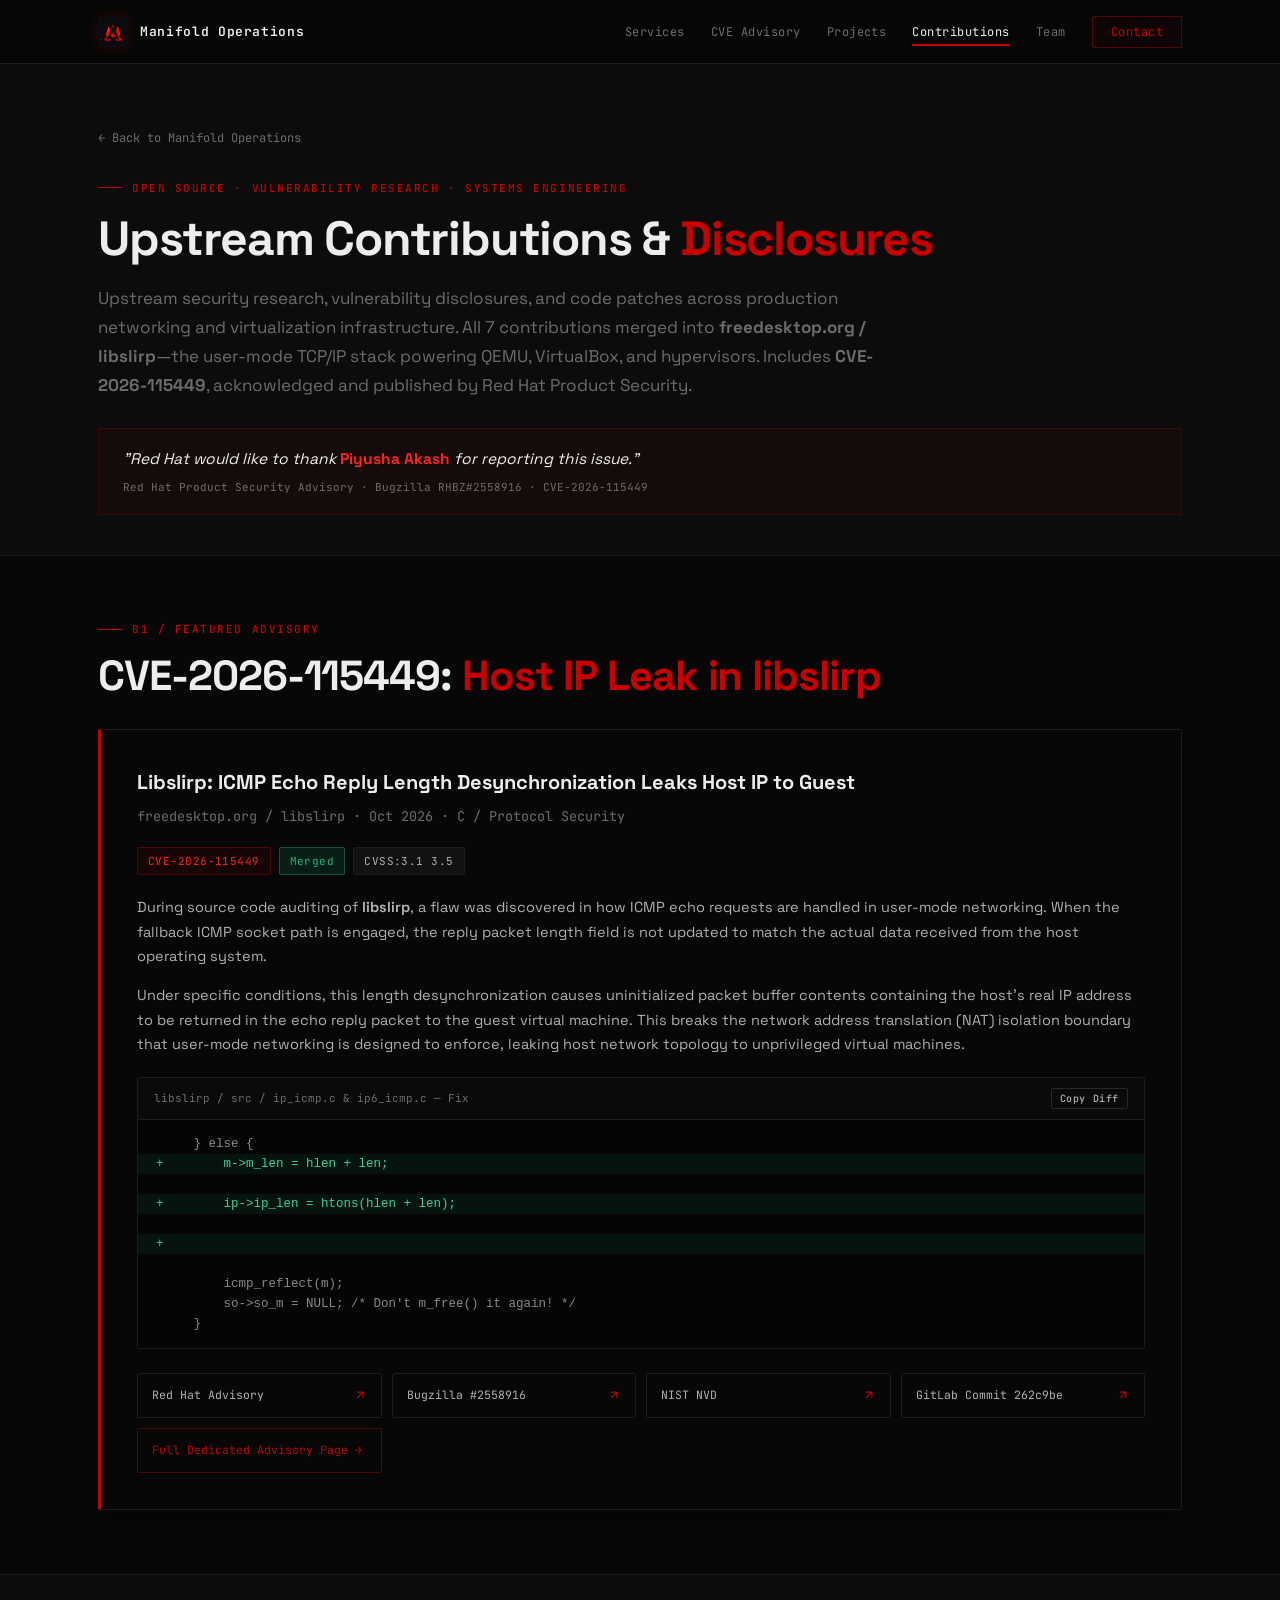
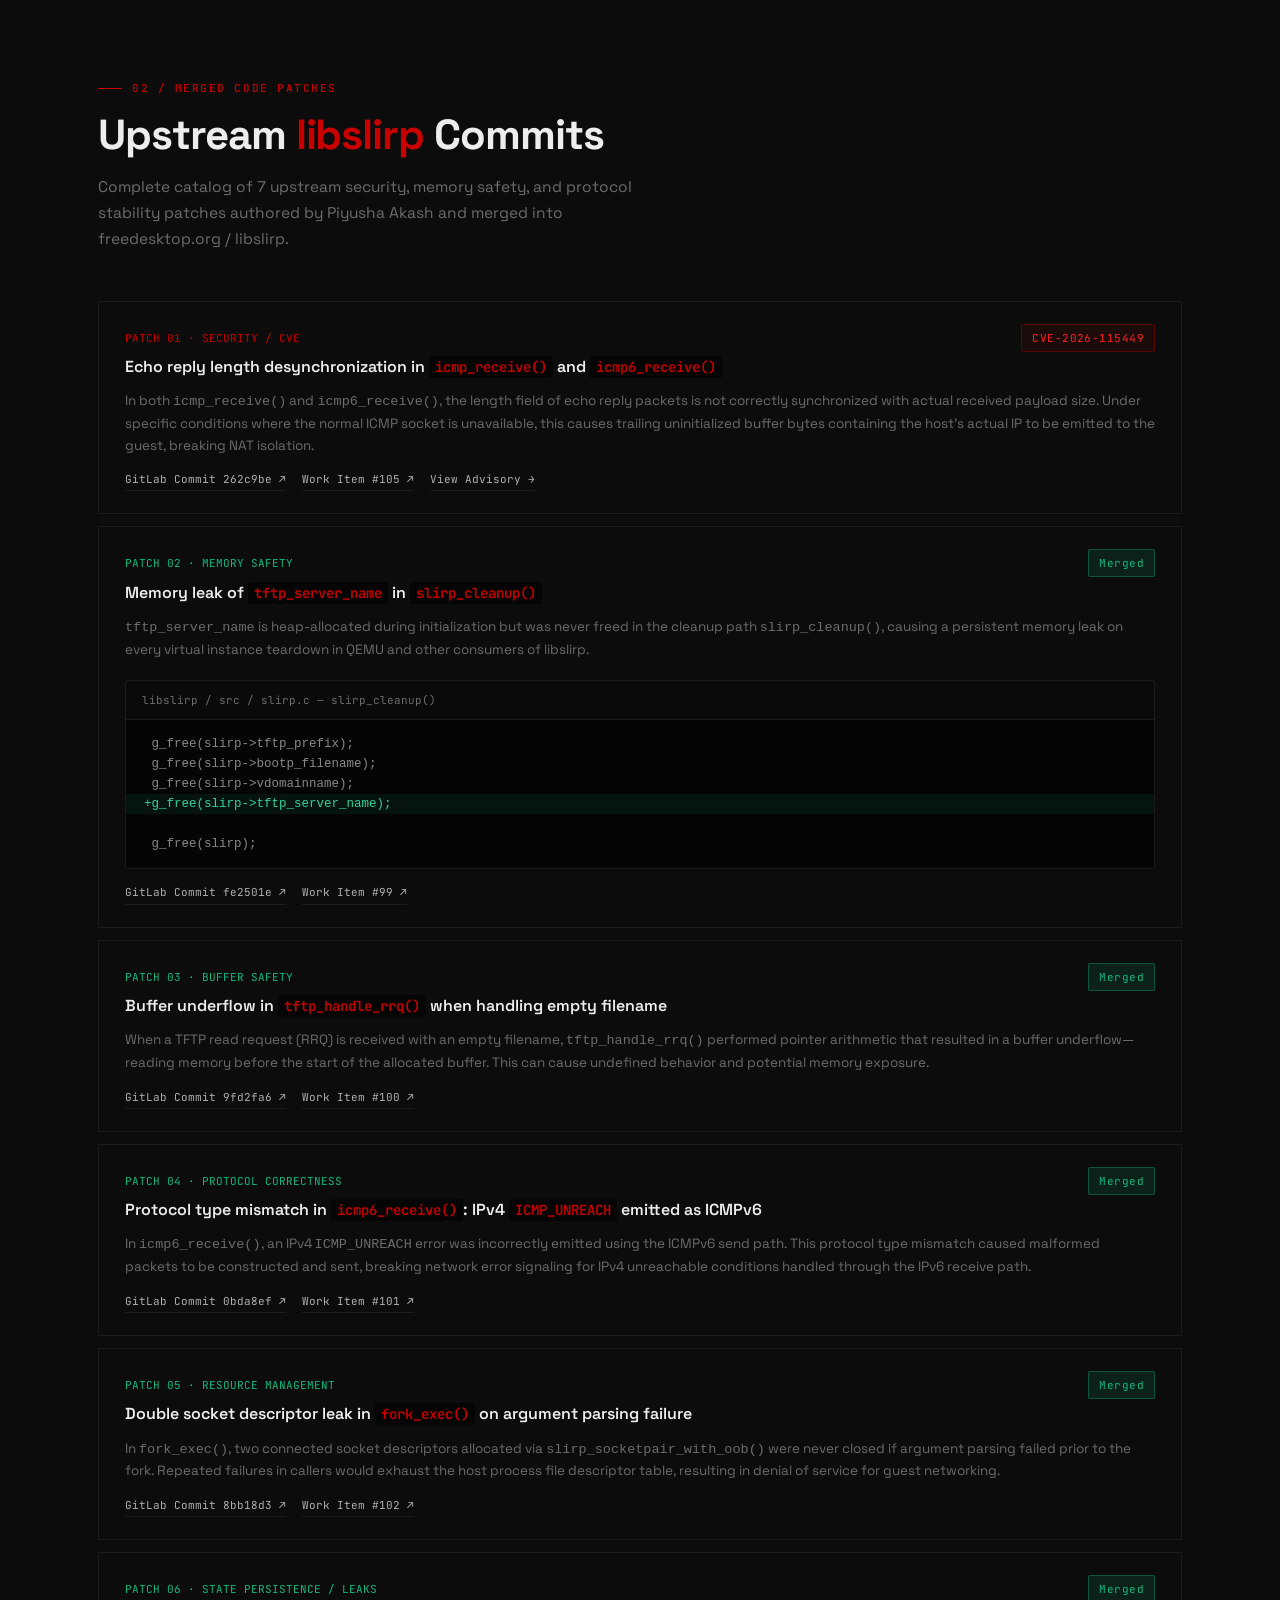
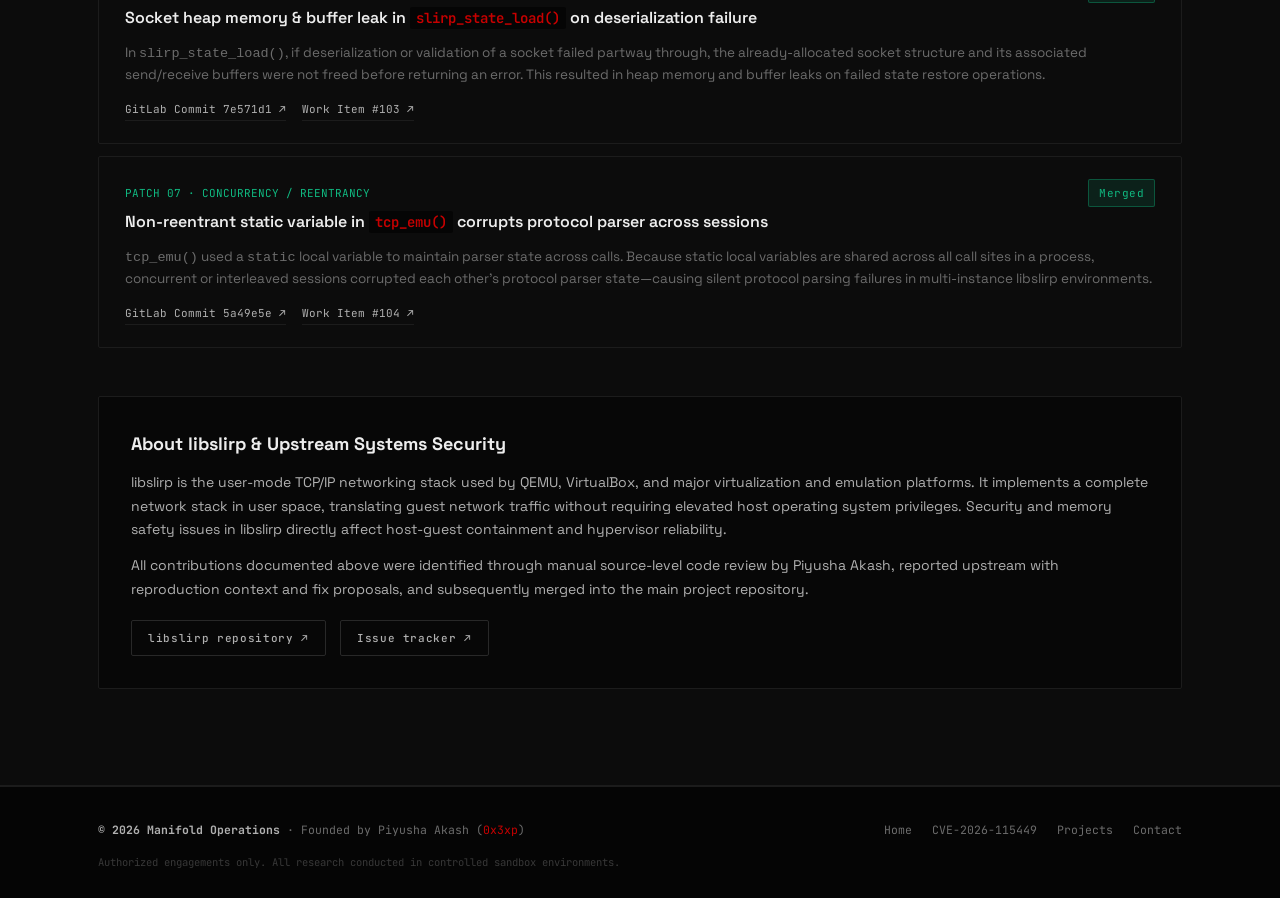
<file: contributions.html>
<!DOCTYPE html>
<html lang="en">
<head>
  <meta charset="UTF-8">
  <meta name="viewport" content="width=device-width, initial-scale=1, viewport-fit=cover">
  <title>Upstream Contributions & Vulnerability Disclosures — Manifold Operations</title>
  <meta name="description" content="Upstream security research, vulnerability disclosures (CVE-2026-115449), and code patches merged into libslirp (freedesktop.org / QEMU) authored by Piyusha Akash (0x3xp).">
  <meta name="author" content="Piyusha Akash / Manifold Operations">
  <link rel="canonical" href="https://manifoldoperations.vercel.app/contributions">
  <link rel="icon" type="image/png" href="assets/logo.png">

  <!-- Open Graph -->
  <meta property="og:type" content="website">
  <meta property="og:title" content="Upstream Contributions & CVE Disclosures | Manifold Operations">
  <meta property="og:description" content="7 merged upstream patches in libslirp and CVE-2026-115449 disclosure by Piyusha Akash (0x3xp) / Manifold Operations.">
  <meta property="og:url" content="https://manifoldoperations.vercel.app/contributions">
  <meta property="og:image" content="https://manifoldoperations.vercel.app/assets/logo.png">

  <!-- Fonts & Styles -->
  <link rel="preconnect" href="https://fonts.googleapis.com">
  <link rel="preconnect" href="https://fonts.gstatic.com" crossorigin>
  <link href="https://fonts.googleapis.com/css2?family=Space+Grotesk:wght@300;400;500;600;700&family=JetBrains+Mono:wght@400;500;600;700&display=swap" rel="stylesheet">
  <link rel="stylesheet" href="assets/css/style.css">
</head>
<body>

<!-- NAVIGATION -->
<nav>
  <div class="nav-inner">
    <a href="index.html" class="brand">
      <img src="assets/logo.png" class="brand-mark" alt="Manifold Operations Logo">
      <span class="brand-name">Manifold Operations</span>
    </a>
    
    <ul class="nav-links">
      <li><a href="index.html#services">Services</a></li>
      <li><a href="cve-2026-115449.html">CVE Advisory</a></li>
      <li><a href="projects.html">Projects</a></li>
      <li><a href="contributions.html" class="active">Contributions</a></li>
      <li><a href="index.html#team">Team</a></li>
      <li><a href="index.html#contact" class="nav-cta">Contact</a></li>
    </ul>

    <button class="mobile-menu-btn" aria-label="Toggle navigation menu">
      <svg viewBox="0 0 24 24" fill="none" stroke="currentColor" stroke-width="2"><line x1="3" y1="12" x2="21" y2="12"></line><line x1="3" y1="6" x2="21" y2="6"></line><line x1="3" y1="18" x2="21" y2="18"></line></svg>
    </button>
  </div>
</nav>

<!-- MOBILE DRAWER -->
<div class="mobile-nav">
  <ul class="mobile-nav-links">
    <li><a href="index.html">← Back to Main Page</a></li>
    <li><a href="index.html#services">Services</a></li>
    <li><a href="cve-2026-115449.html">CVE-2026-115449 Advisory</a></li>
    <li><a href="projects.html">Research & Projects</a></li>
    <li><a href="contributions.html">Upstream Contributions</a></li>
    <li><a href="index.html#team">Team</a></li>
    <li><a href="index.html#contact">Contact</a></li>
  </ul>
</div>

<!-- PAGE HEADER -->
<header class="section-wrap" style="padding-top: 60px; padding-bottom: 40px; background: var(--surface);">
  <div class="wrap">
    <div style="margin-bottom: 20px;">
      <a href="index.html" style="font-family: var(--mono); font-size: 12px; color: var(--muted); display: inline-flex; align-items: center; gap: 6px;">
        ← Back to Manifold Operations
      </a>
    </div>

    <div class="section-kicker">
      <div class="kicker-line"></div>
      <span class="kicker-text">Open Source · Vulnerability Research · Systems Engineering</span>
    </div>

    <h1 class="section-h2" style="font-size: clamp(28px, 4vw, 48px); margin-bottom: 18px;">
      Upstream Contributions & <span>Disclosures</span>
    </h1>

    <p class="section-sub" style="max-width: 820px; font-size: 17px;">
      Upstream security research, vulnerability disclosures, and code patches across production networking and virtualization infrastructure. All 7 contributions merged into <strong>freedesktop.org / libslirp</strong>—the user-mode TCP/IP stack powering QEMU, VirtualBox, and hypervisors. Includes <strong>CVE-2026-115449</strong>, acknowledged and published by Red Hat Product Security.
    </p>

    <!-- Acknowledgement Banner -->
    <div class="ack-quote-box" style="margin-top: 28px; margin-bottom: 0;">
      <p style="font-size: 15.5px;">
        "Red Hat would like to thank <strong>Piyusha Akash</strong> for reporting this issue."
      </p>
      <span class="ack-quote-source">
        Red Hat Product Security Advisory · Bugzilla RHBZ#2558916 · CVE-2026-115449
      </span>
    </div>
  </div>
</header>

<div class="rule"></div>

<!-- ADVISORY SPOTLIGHT -->
<section class="section-wrap-sm" style="background: var(--bg); padding-top: 56px;">
  <div class="wrap">
    <div class="section-header" style="margin-bottom: 28px;">
      <div class="section-kicker">
        <div class="kicker-line"></div>
        <span class="kicker-text">01 / Featured Advisory</span>
      </div>
      <h2 class="section-h2">CVE-2026-115449: <span>Host IP Leak in libslirp</span></h2>
    </div>

    <div class="cve-banner-box" style="margin-bottom: 0;">
      <div class="cve-header-row">
        <div>
          <h3 style="font-size: 20px; font-weight: 700; margin-bottom: 6px;">
            Libslirp: ICMP Echo Reply Length Desynchronization Leaks Host IP to Guest
          </h3>
          <p style="color: var(--muted); font-size: 13.5px; font-family: var(--mono);">
            freedesktop.org / libslirp · Oct 2026 · C / Protocol Security
          </p>
        </div>
        <div class="cve-badges-row">
          <span class="badge badge-red">CVE-2026-115449</span>
          <span class="badge badge-green">Merged</span>
          <span class="badge">CVSS:3.1 3.5</span>
        </div>
      </div>

      <p style="color: var(--text-dim); margin-bottom: 14px; font-size: 14.5px; line-height: 1.7;">
        During source code auditing of <strong>libslirp</strong>, a flaw was discovered in how ICMP echo requests are handled in user-mode networking. When the fallback ICMP socket path is engaged, the reply packet length field is not updated to match the actual data received from the host operating system.
      </p>
      <p style="color: var(--text-dim); margin-bottom: 20px; font-size: 14.5px; line-height: 1.7;">
        Under specific conditions, this length desynchronization causes uninitialized packet buffer contents containing the host's real IP address to be returned in the echo reply packet to the guest virtual machine. This breaks the network address translation (NAT) isolation boundary that user-mode networking is designed to enforce, leaking host network topology to unprivileged virtual machines.
      </p>

      <div class="diff-container">
        <div class="diff-header">
          <span>libslirp / src / ip_icmp.c & ip6_icmp.c — Fix</span>
          <button class="copy-code-btn btn btn-sm btn-outline" data-target="cve-diff-contrib" style="padding: 3px 8px; font-size: 10px;">Copy Diff</button>
        </div>
        <div class="diff-body">
          <pre id="cve-diff-contrib"><span class="diff-ctx">     } else {</span>
<span class="diff-add">+        m->m_len = hlen + len;</span>
<span class="diff-add">+        ip->ip_len = htons(hlen + len);</span>
<span class="diff-add">+</span>
<span class="diff-ctx">         icmp_reflect(m);</span>
<span class="diff-ctx">         so->so_m = NULL; /* Don't m_free() it again! */</span>
<span class="diff-ctx">     }</span></pre>
        </div>
      </div>

      <div class="advisory-links-grid" style="margin-top: 24px;">
        <a href="https://access.redhat.com/security/cve/cve-2026-115449" target="_blank" rel="noopener" class="adv-link-card">
          <span>Red Hat Advisory</span>
          <svg viewBox="0 0 24 24" fill="none" stroke="currentColor" stroke-width="2"><path d="M7 17L17 7M17 7H7M17 7V17"/></svg>
        </a>
        <a href="https://bugzilla.redhat.com/show_bug.cgi?id=2558916" target="_blank" rel="noopener" class="adv-link-card">
          <span>Bugzilla #2558916</span>
          <svg viewBox="0 0 24 24" fill="none" stroke="currentColor" stroke-width="2"><path d="M7 17L17 7M17 7H7M17 7V17"/></svg>
        </a>
        <a href="https://nvd.nist.gov/vuln/detail/cve-2026-115449" target="_blank" rel="noopener" class="adv-link-card">
          <span>NIST NVD</span>
          <svg viewBox="0 0 24 24" fill="none" stroke="currentColor" stroke-width="2"><path d="M7 17L17 7M17 7H7M17 7V17"/></svg>
        </a>
        <a href="https://gitlab.freedesktop.org/slirp/libslirp/-/commit/262c9be27bc79e16b369807b460be77e23c3d788" target="_blank" rel="noopener" class="adv-link-card">
          <span>GitLab Commit 262c9be</span>
          <svg viewBox="0 0 24 24" fill="none" stroke="currentColor" stroke-width="2"><path d="M7 17L17 7M17 7H7M17 7V17"/></svg>
        </a>
        <a href="cve-2026-115449.html" class="adv-link-card" style="border-color: rgba(200, 0, 0, 0.4); color: var(--red);">
          <span>Full Dedicated Advisory Page →</span>
        </a>
      </div>
    </div>
  </div>
</section>

<div class="rule"></div>

<!-- ALL 7 UPSTREAM COMMITS -->
<section class="section-wrap" style="background: var(--surface);">
  <div class="wrap">
    <div class="section-header">
      <div class="section-kicker">
        <div class="kicker-line"></div>
        <span class="kicker-text">02 / Merged Code Patches</span>
      </div>
      <h2 class="section-h2">Upstream <span>libslirp</span> Commits</h2>
      <p class="section-sub">
        Complete catalog of 7 upstream security, memory safety, and protocol stability patches authored by Piyusha Akash and merged into freedesktop.org / libslirp.
      </p>
    </div>

    <div class="upstream-list">
      
      <!-- Commit 1 -->
      <article class="upstream-item">
        <div class="upstream-header-row">
          <div>
            <span style="font-family: var(--mono); font-size: 11px; color: var(--red);">PATCH 01 · SECURITY / CVE</span>
            <h3 class="upstream-item-title" style="margin-top: 4px;">
              Echo reply length desynchronization in <code>icmp_receive()</code> and <code>icmp6_receive()</code>
            </h3>
          </div>
          <span class="badge badge-red">CVE-2026-115449</span>
        </div>
        <p class="upstream-item-desc">
          In both <code>icmp_receive()</code> and <code>icmp6_receive()</code>, the length field of echo reply packets is not correctly synchronized with actual received payload size. Under specific conditions where the normal ICMP socket is unavailable, this causes trailing uninitialized buffer bytes containing the host's actual IP to be emitted to the guest, breaking NAT isolation.
        </p>
        <div class="upstream-links-row">
          <a href="https://gitlab.freedesktop.org/slirp/libslirp/-/commit/262c9be27bc79e16b369807b460be77e23c3d788" target="_blank" rel="noopener">GitLab Commit 262c9be ↗</a>
          <a href="https://gitlab.freedesktop.org/slirp/libslirp/-/work_items/105" target="_blank" rel="noopener">Work Item #105 ↗</a>
          <a href="cve-2026-115449.html">View Advisory →</a>
        </div>
      </article>

      <!-- Commit 2 -->
      <article class="upstream-item">
        <div class="upstream-header-row">
          <div>
            <span style="font-family: var(--mono); font-size: 11px; color: var(--green);">PATCH 02 · MEMORY SAFETY</span>
            <h3 class="upstream-item-title" style="margin-top: 4px;">
              Memory leak of <code>tftp_server_name</code> in <code>slirp_cleanup()</code>
            </h3>
          </div>
          <span class="badge badge-green">Merged</span>
        </div>
        <p class="upstream-item-desc">
          <code>tftp_server_name</code> is heap-allocated during initialization but was never freed in the cleanup path <code>slirp_cleanup()</code>, causing a persistent memory leak on every virtual instance teardown in QEMU and other consumers of libslirp.
        </p>
        <div class="diff-container" style="margin-bottom: 14px;">
          <div class="diff-header">
            <span>libslirp / src / slirp.c — slirp_cleanup()</span>
          </div>
          <div class="diff-body">
            <pre><span class="diff-ctx"> g_free(slirp->tftp_prefix);
 g_free(slirp->bootp_filename);
 g_free(slirp->vdomainname);</span>
<span class="diff-add">+g_free(slirp->tftp_server_name);</span>
<span class="diff-ctx"> g_free(slirp);</span></pre>
          </div>
        </div>
        <div class="upstream-links-row">
          <a href="https://gitlab.freedesktop.org/slirp/libslirp/-/commit/fe2501e799862d6fa6adb4c5e1358567ebd8c065" target="_blank" rel="noopener">GitLab Commit fe2501e ↗</a>
          <a href="https://gitlab.freedesktop.org/slirp/libslirp/-/work_items/99" target="_blank" rel="noopener">Work Item #99 ↗</a>
        </div>
      </article>

      <!-- Commit 3 -->
      <article class="upstream-item">
        <div class="upstream-header-row">
          <div>
            <span style="font-family: var(--mono); font-size: 11px; color: var(--green);">PATCH 03 · BUFFER SAFETY</span>
            <h3 class="upstream-item-title" style="margin-top: 4px;">
              Buffer underflow in <code>tftp_handle_rrq()</code> when handling empty filename
            </h3>
          </div>
          <span class="badge badge-green">Merged</span>
        </div>
        <p class="upstream-item-desc">
          When a TFTP read request (RRQ) is received with an empty filename, <code>tftp_handle_rrq()</code> performed pointer arithmetic that resulted in a buffer underflow—reading memory before the start of the allocated buffer. This can cause undefined behavior and potential memory exposure.
        </p>
        <div class="upstream-links-row">
          <a href="https://gitlab.freedesktop.org/slirp/libslirp/-/commit/9fd2fa698886a9c222090424d6e708709db13d8d" target="_blank" rel="noopener">GitLab Commit 9fd2fa6 ↗</a>
          <a href="https://gitlab.freedesktop.org/slirp/libslirp/-/work_items/100" target="_blank" rel="noopener">Work Item #100 ↗</a>
        </div>
      </article>

      <!-- Commit 4 -->
      <article class="upstream-item">
        <div class="upstream-header-row">
          <div>
            <span style="font-family: var(--mono); font-size: 11px; color: var(--green);">PATCH 04 · PROTOCOL CORRECTNESS</span>
            <h3 class="upstream-item-title" style="margin-top: 4px;">
              Protocol type mismatch in <code>icmp6_receive()</code>: IPv4 <code>ICMP_UNREACH</code> emitted as ICMPv6
            </h3>
          </div>
          <span class="badge badge-green">Merged</span>
        </div>
        <p class="upstream-item-desc">
          In <code>icmp6_receive()</code>, an IPv4 <code>ICMP_UNREACH</code> error was incorrectly emitted using the ICMPv6 send path. This protocol type mismatch caused malformed packets to be constructed and sent, breaking network error signaling for IPv4 unreachable conditions handled through the IPv6 receive path.
        </p>
        <div class="upstream-links-row">
          <a href="https://gitlab.freedesktop.org/slirp/libslirp/-/commit/0bda8ef0c47d2a45980a2d480312c000e6bc9b11" target="_blank" rel="noopener">GitLab Commit 0bda8ef ↗</a>
          <a href="https://gitlab.freedesktop.org/slirp/libslirp/-/work_items/101" target="_blank" rel="noopener">Work Item #101 ↗</a>
        </div>
      </article>

      <!-- Commit 5 -->
      <article class="upstream-item">
        <div class="upstream-header-row">
          <div>
            <span style="font-family: var(--mono); font-size: 11px; color: var(--green);">PATCH 05 · RESOURCE MANAGEMENT</span>
            <h3 class="upstream-item-title" style="margin-top: 4px;">
              Double socket descriptor leak in <code>fork_exec()</code> on argument parsing failure
            </h3>
          </div>
          <span class="badge badge-green">Merged</span>
        </div>
        <p class="upstream-item-desc">
          In <code>fork_exec()</code>, two connected socket descriptors allocated via <code>slirp_socketpair_with_oob()</code> were never closed if argument parsing failed prior to the fork. Repeated failures in callers would exhaust the host process file descriptor table, resulting in denial of service for guest networking.
        </p>
        <div class="upstream-links-row">
          <a href="https://gitlab.freedesktop.org/slirp/libslirp/-/commit/8bb18d3043eeb463955856c3242fef9a788d4280" target="_blank" rel="noopener">GitLab Commit 8bb18d3 ↗</a>
          <a href="https://gitlab.freedesktop.org/slirp/libslirp/-/work_items/102" target="_blank" rel="noopener">Work Item #102 ↗</a>
        </div>
      </article>

      <!-- Commit 6 -->
      <article class="upstream-item">
        <div class="upstream-header-row">
          <div>
            <span style="font-family: var(--mono); font-size: 11px; color: var(--green);">PATCH 06 · STATE PERSISTENCE / LEAKS</span>
            <h3 class="upstream-item-title" style="margin-top: 4px;">
              Socket heap memory & buffer leak in <code>slirp_state_load()</code> on deserialization failure
            </h3>
          </div>
          <span class="badge badge-green">Merged</span>
        </div>
        <p class="upstream-item-desc">
          In <code>slirp_state_load()</code>, if deserialization or validation of a socket failed partway through, the already-allocated socket structure and its associated send/receive buffers were not freed before returning an error. This resulted in heap memory and buffer leaks on failed state restore operations.
        </p>
        <div class="upstream-links-row">
          <a href="https://gitlab.freedesktop.org/slirp/libslirp/-/commit/7e571d1e0f6d2750f9e0c7272512e6f0c78bf3c8" target="_blank" rel="noopener">GitLab Commit 7e571d1 ↗</a>
          <a href="https://gitlab.freedesktop.org/slirp/libslirp/-/work_items/103" target="_blank" rel="noopener">Work Item #103 ↗</a>
        </div>
      </article>

      <!-- Commit 7 -->
      <article class="upstream-item">
        <div class="upstream-header-row">
          <div>
            <span style="font-family: var(--mono); font-size: 11px; color: var(--green);">PATCH 07 · CONCURRENCY / REENTRANCY</span>
            <h3 class="upstream-item-title" style="margin-top: 4px;">
              Non-reentrant static variable in <code>tcp_emu()</code> corrupts protocol parser across sessions
            </h3>
          </div>
          <span class="badge badge-green">Merged</span>
        </div>
        <p class="upstream-item-desc">
          <code>tcp_emu()</code> used a <code>static</code> local variable to maintain parser state across calls. Because static local variables are shared across all call sites in a process, concurrent or interleaved sessions corrupted each other's protocol parser state—causing silent protocol parsing failures in multi-instance libslirp environments.
        </p>
        <div class="upstream-links-row">
          <a href="https://gitlab.freedesktop.org/slirp/libslirp/-/commit/5a49e5e290093e2ff83b388330501e20de0bddcf" target="_blank" rel="noopener">GitLab Commit 5a49e5e ↗</a>
          <a href="https://gitlab.freedesktop.org/slirp/libslirp/-/work_items/104" target="_blank" rel="noopener">Work Item #104 ↗</a>
        </div>
      </article>

    </div>

    <!-- About libslirp -->
    <div style="background: var(--bg); border: 1px solid var(--border); border-radius: var(--radius-sm); padding: 32px; margin-top: 48px;">
      <h3 style="font-size: 18px; font-weight: 700; margin-bottom: 12px;">About libslirp & Upstream Systems Security</h3>
      <p style="color: var(--text-dim); line-height: 1.7; margin-bottom: 12px; font-size: 14px;">
        libslirp is the user-mode TCP/IP networking stack used by QEMU, VirtualBox, and major virtualization and emulation platforms. It implements a complete network stack in user space, translating guest network traffic without requiring elevated host operating system privileges. Security and memory safety issues in libslirp directly affect host-guest containment and hypervisor reliability.
      </p>
      <p style="color: var(--text-dim); line-height: 1.7; font-size: 14px;">
        All contributions documented above were identified through manual source-level code review by Piyusha Akash, reported upstream with reproduction context and fix proposals, and subsequently merged into the main project repository.
      </p>
      <div style="margin-top: 18px; display: flex; gap: 14px;">
        <a href="https://gitlab.freedesktop.org/slirp/libslirp" target="_blank" rel="noopener" class="btn btn-sm btn-outline">libslirp repository ↗</a>
        <a href="https://gitlab.freedesktop.org/slirp/libslirp/-/issues" target="_blank" rel="noopener" class="btn btn-sm btn-outline">Issue tracker ↗</a>
      </div>
    </div>

  </div>
</section>

<div class="rule"></div>

<!-- FOOTER -->
<footer>
  <div class="footer-inner">
    <div class="footer-brand">
      <strong>© 2026 Manifold Operations</strong> · Founded by Piyusha Akash (<a href="https://0x3xp.github.io" target="_blank" rel="noopener" style="color: var(--red);">0x3xp</a>)
    </div>
    
    <div class="footer-links">
      <a href="index.html">Home</a>
      <a href="cve-2026-115449.html">CVE-2026-115449</a>
      <a href="projects.html">Projects</a>
      <a href="index.html#contact">Contact</a>
    </div>

    <div class="footer-note">
      Authorized engagements only. All research conducted in controlled sandbox environments.
    </div>
  </div>
</footer>

<script src="assets/js/main.js"></script>
</body>
</html>
</file>
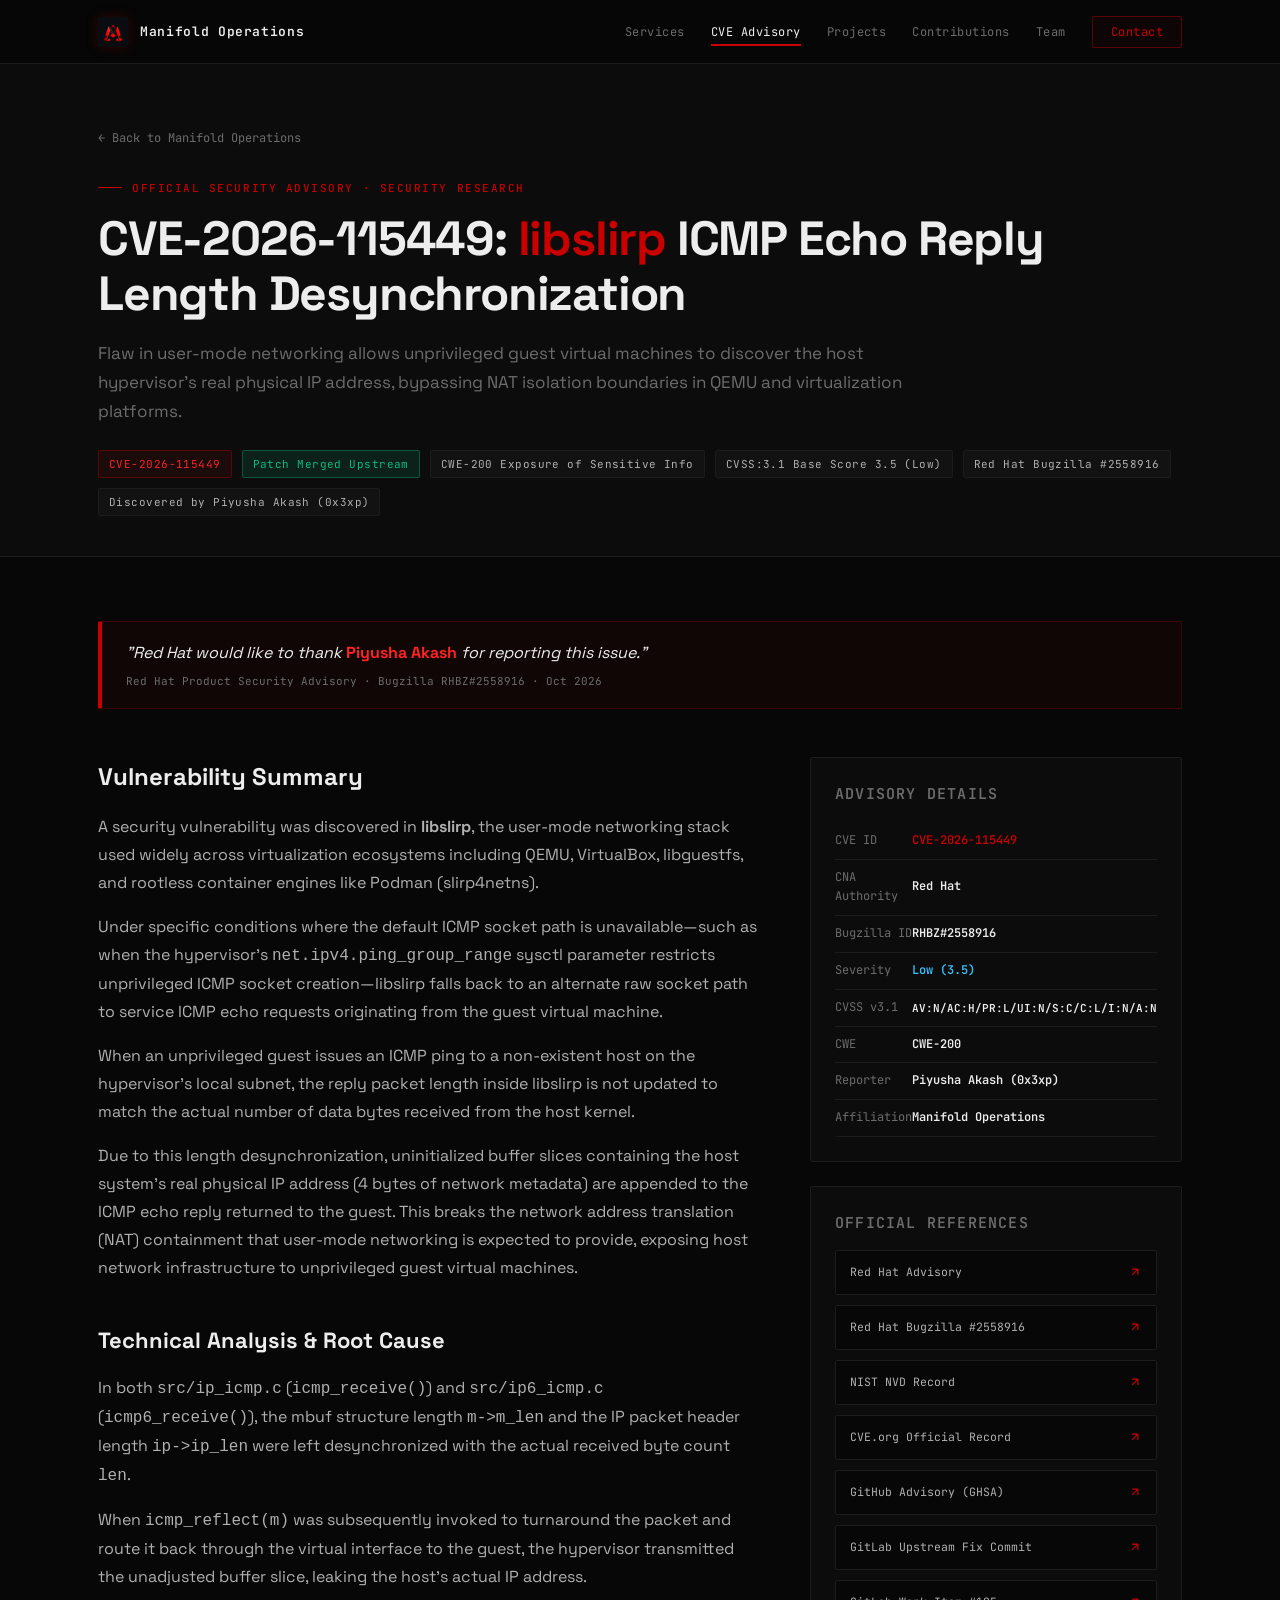
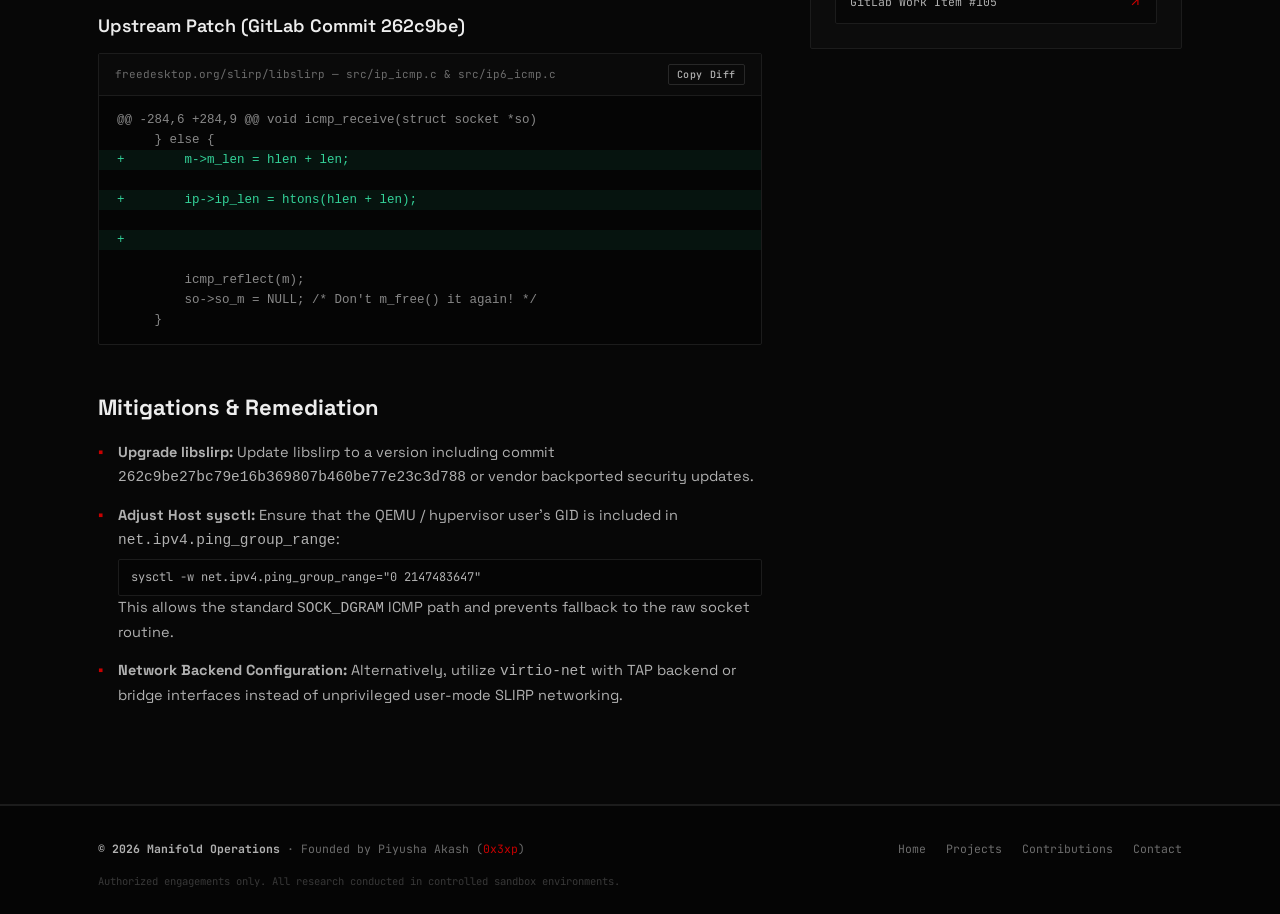
<file: cve-2026-115449.html>
<!DOCTYPE html>
<html lang="en">
<head>
  <meta charset="UTF-8">
  <meta name="viewport" content="width=device-width, initial-scale=1, viewport-fit=cover">
  <title>CVE-2026-115449 Security Advisory — libslirp Information Disclosure | Manifold Operations</title>
  <meta name="description" content="Technical Security Advisory for CVE-2026-115449 discovered by Piyusha Akash (0x3xp). libslirp ICMP echo reply length desynchronization leaks host IP to guest VM, breaking hypervisor NAT containment.">
  <meta name="author" content="Piyusha Akash / Manifold Operations">
  <link rel="canonical" href="https://manifoldoperations.vercel.app/cve-2026-115449">
  <link rel="icon" type="image/png" href="assets/logo.png">

  <!-- Open Graph -->
  <meta property="og:type" content="article">
  <meta property="og:title" content="CVE-2026-115449 Advisory — libslirp Host IP Leak | Manifold Operations">
  <meta property="og:description" content="Official advisory and technical analysis of CVE-2026-115449 in libslirp (QEMU / VirtualBox network stack), reported by Piyusha Akash and acknowledged by Red Hat.">
  <meta property="og:url" content="https://manifoldoperations.vercel.app/cve-2026-115449">
  <meta property="og:image" content="https://manifoldoperations.vercel.app/assets/logo.png">

  <!-- Fonts & Styles -->
  <link rel="preconnect" href="https://fonts.googleapis.com">
  <link rel="preconnect" href="https://fonts.gstatic.com" crossorigin>
  <link href="https://fonts.googleapis.com/css2?family=Space+Grotesk:wght@300;400;500;600;700&family=JetBrains+Mono:wght@400;500;600;700&display=swap" rel="stylesheet">
  <link rel="stylesheet" href="assets/css/style.css">
</head>
<body>

<!-- NAVIGATION -->
<nav>
  <div class="nav-inner">
    <a href="index.html" class="brand">
      <img src="assets/logo.png" class="brand-mark" alt="Manifold Operations Logo">
      <span class="brand-name">Manifold Operations</span>
    </a>
    
    <ul class="nav-links">
      <li><a href="index.html#services">Services</a></li>
      <li><a href="cve-2026-115449.html" class="active">CVE Advisory</a></li>
      <li><a href="projects.html">Projects</a></li>
      <li><a href="contributions.html">Contributions</a></li>
      <li><a href="index.html#team">Team</a></li>
      <li><a href="index.html#contact" class="nav-cta">Contact</a></li>
    </ul>

    <button class="mobile-menu-btn" aria-label="Toggle navigation menu">
      <svg viewBox="0 0 24 24" fill="none" stroke="currentColor" stroke-width="2"><line x1="3" y1="12" x2="21" y2="12"></line><line x1="3" y1="6" x2="21" y2="6"></line><line x1="3" y1="18" x2="21" y2="18"></line></svg>
    </button>
  </div>
</nav>

<!-- MOBILE DRAWER -->
<div class="mobile-nav">
  <ul class="mobile-nav-links">
    <li><a href="index.html">← Back to Main Page</a></li>
    <li><a href="index.html#services">Services</a></li>
    <li><a href="projects.html">Research & Projects</a></li>
    <li><a href="contributions.html">Upstream Contributions</a></li>
    <li><a href="index.html#team">Team</a></li>
    <li><a href="index.html#contact">Contact</a></li>
  </ul>
</div>

<!-- ADVISORY HEADER -->
<header class="section-wrap" style="padding-top: 60px; padding-bottom: 40px; background: var(--surface);">
  <div class="wrap">
    <div style="margin-bottom: 20px;">
      <a href="index.html" style="font-family: var(--mono); font-size: 12px; color: var(--muted); display: inline-flex; align-items: center; gap: 6px;">
        ← Back to Manifold Operations
      </a>
    </div>

    <div class="section-kicker">
      <div class="kicker-line"></div>
      <span class="kicker-text">Official Security Advisory · Security Research</span>
    </div>

    <h1 class="section-h2" style="font-size: clamp(28px, 4vw, 48px); margin-bottom: 18px;">
      CVE-2026-115449: <span>libslirp</span> ICMP Echo Reply Length Desynchronization
    </h1>

    <p class="section-sub" style="max-width: 820px; font-size: 17px;">
      Flaw in user-mode networking allows unprivileged guest virtual machines to discover the host hypervisor's real physical IP address, bypassing NAT isolation boundaries in QEMU and virtualization platforms.
    </p>

    <!-- Key Metadata Strip -->
    <div style="display: flex; gap: 10px; flex-wrap: wrap; margin-top: 24px;">
      <span class="badge badge-red">CVE-2026-115449</span>
      <span class="badge badge-green">Patch Merged Upstream</span>
      <span class="badge">CWE-200 Exposure of Sensitive Info</span>
      <span class="badge">CVSS:3.1 Base Score 3.5 (Low)</span>
      <span class="badge">Red Hat Bugzilla #2558916</span>
      <span class="badge">Discovered by Piyusha Akash (0x3xp)</span>
    </div>
  </div>
</header>

<div class="rule"></div>

<!-- ADVISORY BODY -->
<main class="section-wrap" style="padding-top: 64px;">
  <div class="wrap">
    
    <!-- Red Hat Acknowledgement Banner -->
    <div class="ack-quote-box" style="margin-top: 0; margin-bottom: 48px; border-left: 4px solid var(--red);">
      <p style="font-size: 16px;">
        "Red Hat would like to thank <strong>Piyusha Akash</strong> for reporting this issue."
      </p>
      <span class="ack-quote-source">
        Red Hat Product Security Advisory · Bugzilla RHBZ#2558916 · Oct 2026
      </span>
    </div>

    <!-- 2 Column Details -->
    <div style="display: grid; grid-template-columns: 2fr 1fr; gap: 48px;" class="cve-grid-2col">
      <div>
        <h2 style="font-size: 24px; font-weight: 700; margin-bottom: 16px;">Vulnerability Summary</h2>
        <p style="color: var(--text-dim); margin-bottom: 16px; line-height: 1.75;">
          A security vulnerability was discovered in <strong>libslirp</strong>, the user-mode networking stack used widely across virtualization ecosystems including QEMU, VirtualBox, libguestfs, and rootless container engines like Podman (slirp4netns).
        </p>
        <p style="color: var(--text-dim); margin-bottom: 16px; line-height: 1.75;">
          Under specific conditions where the default ICMP socket path is unavailable—such as when the hypervisor's <code>net.ipv4.ping_group_range</code> sysctl parameter restricts unprivileged ICMP socket creation—libslirp falls back to an alternate raw socket path to service ICMP echo requests originating from the guest virtual machine.
        </p>
        <p style="color: var(--text-dim); margin-bottom: 16px; line-height: 1.75;">
          When an unprivileged guest issues an ICMP ping to a non-existent host on the hypervisor's local subnet, the reply packet length inside libslirp is not updated to match the actual number of data bytes received from the host kernel.
        </p>
        <p style="color: var(--text-dim); margin-bottom: 24px; line-height: 1.75;">
          Due to this length desynchronization, uninitialized buffer slices containing the host system's real physical IP address (4 bytes of network metadata) are appended to the ICMP echo reply returned to the guest. This breaks the network address translation (NAT) containment that user-mode networking is expected to provide, exposing host network infrastructure to unprivileged guest virtual machines.
        </p>

        <h2 style="font-size: 22px; font-weight: 700; margin-top: 40px; margin-bottom: 16px;">Technical Analysis & Root Cause</h2>
        <p style="color: var(--text-dim); margin-bottom: 16px; line-height: 1.75;">
          In both <code>src/ip_icmp.c</code> (<code>icmp_receive()</code>) and <code>src/ip6_icmp.c</code> (<code>icmp6_receive()</code>), the mbuf structure length <code>m->m_len</code> and the IP packet header length <code>ip->ip_len</code> were left desynchronized with the actual received byte count <code>len</code>.
        </p>
        <p style="color: var(--text-dim); margin-bottom: 20px; line-height: 1.75;">
          When <code>icmp_reflect(m)</code> was subsequently invoked to turnaround the packet and route it back through the virtual interface to the guest, the hypervisor transmitted the unadjusted buffer slice, leaking the host's actual IP address.
        </p>

        <!-- Upstream Patch Diff -->
        <h3 style="font-size: 18px; font-weight: 600; margin-bottom: 12px;">Upstream Patch (GitLab Commit 262c9be)</h3>
        <div class="diff-container" style="margin-top: 8px;">
          <div class="diff-header">
            <span>freedesktop.org/slirp/libslirp — src/ip_icmp.c & src/ip6_icmp.c</span>
            <button class="copy-code-btn btn btn-sm btn-outline" data-target="advisory-patch-code" style="padding: 3px 8px; font-size: 10px;">Copy Diff</button>
          </div>
          <div class="diff-body">
            <pre id="advisory-patch-code"><span class="diff-ctx">@@ -284,6 +284,9 @@ void icmp_receive(struct socket *so)</span>
<span class="diff-ctx">     } else {</span>
<span class="diff-add">+        m->m_len = hlen + len;</span>
<span class="diff-add">+        ip->ip_len = htons(hlen + len);</span>
<span class="diff-add">+</span>
<span class="diff-ctx">         icmp_reflect(m);</span>
<span class="diff-ctx">         so->so_m = NULL; /* Don't m_free() it again! */</span>
<span class="diff-ctx">     }</span></pre>
          </div>
        </div>

        <h2 style="font-size: 22px; font-weight: 700; margin-top: 44px; margin-bottom: 16px;">Mitigations & Remediation</h2>
        <ul style="list-style: none; display: flex; flex-direction: column; gap: 14px; color: var(--text-dim); font-size: 14.5px;">
          <li style="padding-left: 20px; position: relative;">
            <span style="position: absolute; left: 0; color: var(--red);">▪</span>
            <strong>Upgrade libslirp:</strong> Update libslirp to a version including commit <code>262c9be27bc79e16b369807b460be77e23c3d788</code> or vendor backported security updates.
          </li>
          <li style="padding-left: 20px; position: relative;">
            <span style="position: absolute; left: 0; color: var(--red);">▪</span>
            <strong>Adjust Host sysctl:</strong> Ensure that the QEMU / hypervisor user's GID is included in <code>net.ipv4.ping_group_range</code>:
            <div style="background: var(--code-bg); padding: 8px 12px; margin-top: 6px; font-family: var(--mono); font-size: 12px; border: 1px solid var(--border); border-radius: 2px;">
              sysctl -w net.ipv4.ping_group_range="0 2147483647"
            </div>
            This allows the standard <code>SOCK_DGRAM</code> ICMP path and prevents fallback to the raw socket routine.
          </li>
          <li style="padding-left: 20px; position: relative;">
            <span style="position: absolute; left: 0; color: var(--red);">▪</span>
            <strong>Network Backend Configuration:</strong> Alternatively, utilize <code>virtio-net</code> with TAP backend or bridge interfaces instead of unprivileged user-mode SLIRP networking.
          </li>
        </ul>
      </div>

      <!-- Sidebar / Meta Details -->
      <div>
        <div style="background: var(--surface); border: 1px solid var(--border); border-radius: var(--radius-sm); padding: 24px; margin-bottom: 24px;">
          <h3 style="font-size: 15px; font-weight: 600; text-transform: uppercase; letter-spacing: 0.08em; color: var(--muted); margin-bottom: 16px; font-family: var(--mono);">
            Advisory Details
          </h3>
          <table class="cve-cvss-table" style="background: transparent; border: none;">
            <tbody>
              <tr>
                <td style="color: var(--muted); padding: 8px 0;">CVE ID</td>
                <td style="color: var(--red); font-weight: 600; padding: 8px 0;">CVE-2026-115449</td>
              </tr>
              <tr>
                <td style="color: var(--muted); padding: 8px 0;">CNA Authority</td>
                <td style="color: var(--text); padding: 8px 0;">Red Hat</td>
              </tr>
              <tr>
                <td style="color: var(--muted); padding: 8px 0;">Bugzilla ID</td>
                <td style="color: var(--text); padding: 8px 0;">RHBZ#2558916</td>
              </tr>
              <tr>
                <td style="color: var(--muted); padding: 8px 0;">Severity</td>
                <td style="color: #38bdf8; font-weight: 600; padding: 8px 0;">Low (3.5)</td>
              </tr>
              <tr>
                <td style="color: var(--muted); padding: 8px 0;">CVSS v3.1</td>
                <td style="color: var(--text); font-family: var(--mono); font-size: 11px; padding: 8px 0;">
                  AV:N/AC:H/PR:L/UI:N/S:C/C:L/I:N/A:N
                </td>
              </tr>
              <tr>
                <td style="color: var(--muted); padding: 8px 0;">CWE</td>
                <td style="color: var(--text); padding: 8px 0;">CWE-200</td>
              </tr>
              <tr>
                <td style="color: var(--muted); padding: 8px 0;">Reporter</td>
                <td style="color: var(--text); padding: 8px 0;">Piyusha Akash (0x3xp)</td>
              </tr>
              <tr>
                <td style="color: var(--muted); padding: 8px 0;">Affiliation</td>
                <td style="color: var(--text); padding: 8px 0;">Manifold Operations</td>
              </tr>
            </tbody>
          </table>
        </div>

        <!-- Official References Box -->
        <div style="background: var(--surface); border: 1px solid var(--border); border-radius: var(--radius-sm); padding: 24px;">
          <h3 style="font-size: 15px; font-weight: 600; text-transform: uppercase; letter-spacing: 0.08em; color: var(--muted); margin-bottom: 14px; font-family: var(--mono);">
            Official References
          </h3>
          <ul style="list-style: none; display: flex; flex-direction: column; gap: 10px;">
            <li>
              <a href="https://access.redhat.com/security/cve/cve-2026-115449" target="_blank" rel="noopener" class="adv-link-card">
                <span>Red Hat Advisory</span>
                <svg viewBox="0 0 24 24" fill="none" stroke="currentColor" stroke-width="2"><path d="M7 17L17 7M17 7H7M17 7V17"/></svg>
              </a>
            </li>
            <li>
              <a href="https://bugzilla.redhat.com/show_bug.cgi?id=2558916" target="_blank" rel="noopener" class="adv-link-card">
                <span>Red Hat Bugzilla #2558916</span>
                <svg viewBox="0 0 24 24" fill="none" stroke="currentColor" stroke-width="2"><path d="M7 17L17 7M17 7H7M17 7V17"/></svg>
              </a>
            </li>
            <li>
              <a href="https://nvd.nist.gov/vuln/detail/cve-2026-115449" target="_blank" rel="noopener" class="adv-link-card">
                <span>NIST NVD Record</span>
                <svg viewBox="0 0 24 24" fill="none" stroke="currentColor" stroke-width="2"><path d="M7 17L17 7M17 7H7M17 7V17"/></svg>
              </a>
            </li>
            <li>
              <a href="https://www.cve.org/CVERecord?id=CVE-2026-115449" target="_blank" rel="noopener" class="adv-link-card">
                <span>CVE.org Official Record</span>
                <svg viewBox="0 0 24 24" fill="none" stroke="currentColor" stroke-width="2"><path d="M7 17L17 7M17 7H7M17 7V17"/></svg>
              </a>
            </li>
            <li>
              <a href="https://github.com/advisories/GHSA-pg96-xmqg-mmpv" target="_blank" rel="noopener" class="adv-link-card">
                <span>GitHub Advisory (GHSA)</span>
                <svg viewBox="0 0 24 24" fill="none" stroke="currentColor" stroke-width="2"><path d="M7 17L17 7M17 7H7M17 7V17"/></svg>
              </a>
            </li>
            <li>
              <a href="https://gitlab.freedesktop.org/slirp/libslirp/-/commit/262c9be27bc79e16b369807b460be77e23c3d788" target="_blank" rel="noopener" class="adv-link-card">
                <span>GitLab Upstream Fix Commit</span>
                <svg viewBox="0 0 24 24" fill="none" stroke="currentColor" stroke-width="2"><path d="M7 17L17 7M17 7H7M17 7V17"/></svg>
              </a>
            </li>
            <li>
              <a href="https://gitlab.freedesktop.org/slirp/libslirp/-/work_items/105" target="_blank" rel="noopener" class="adv-link-card">
                <span>GitLab Work Item #105</span>
                <svg viewBox="0 0 24 24" fill="none" stroke="currentColor" stroke-width="2"><path d="M7 17L17 7M17 7H7M17 7V17"/></svg>
              </a>
            </li>
          </ul>
        </div>
      </div>
    </div>

  </div>
</main>

<div class="rule"></div>

<!-- FOOTER -->
<footer>
  <div class="footer-inner">
    <div class="footer-brand">
      <strong>© 2026 Manifold Operations</strong> · Founded by Piyusha Akash (<a href="https://0x3xp.github.io" target="_blank" rel="noopener" style="color: var(--red);">0x3xp</a>)
    </div>
    
    <div class="footer-links">
      <a href="index.html">Home</a>
      <a href="projects.html">Projects</a>
      <a href="contributions.html">Contributions</a>
      <a href="index.html#contact">Contact</a>
    </div>

    <div class="footer-note">
      Authorized engagements only. All research conducted in controlled sandbox environments.
    </div>
  </div>
</footer>

<script src="assets/js/main.js"></script>
</body>
</html>
</file>
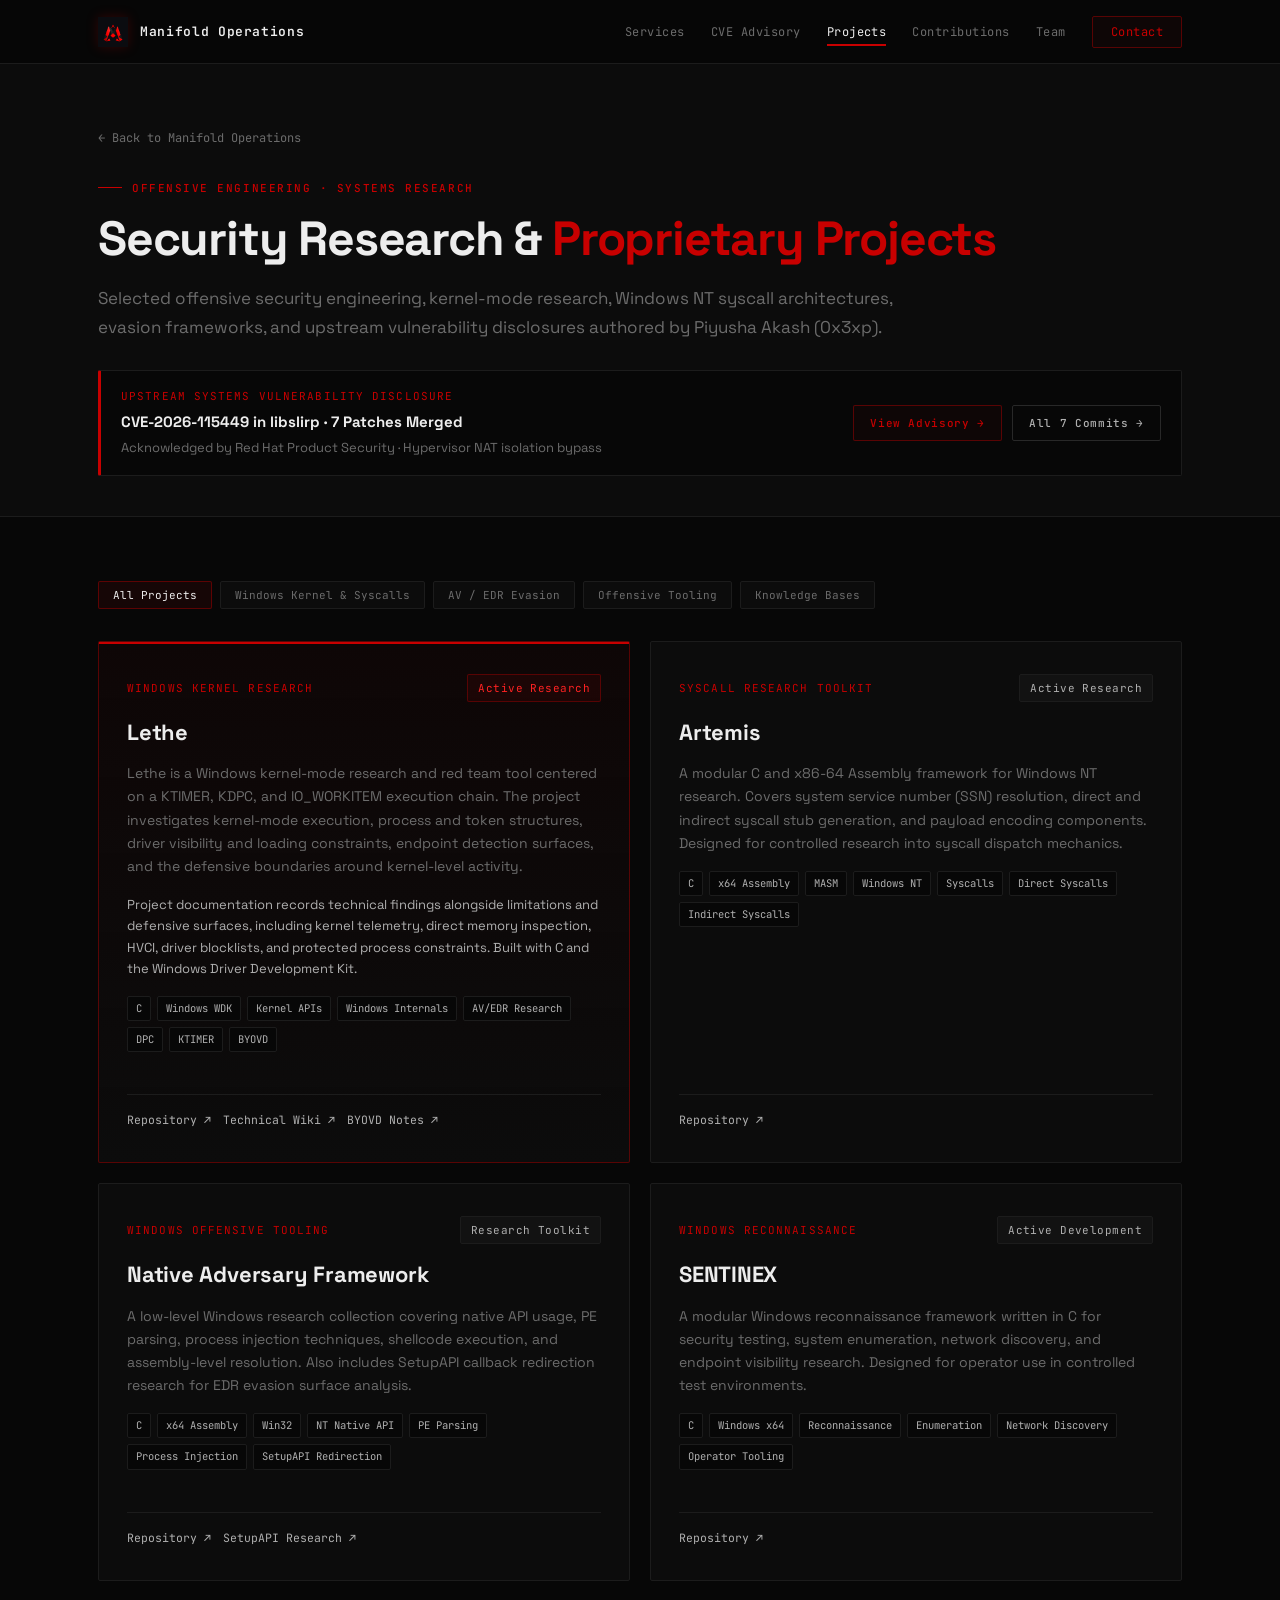
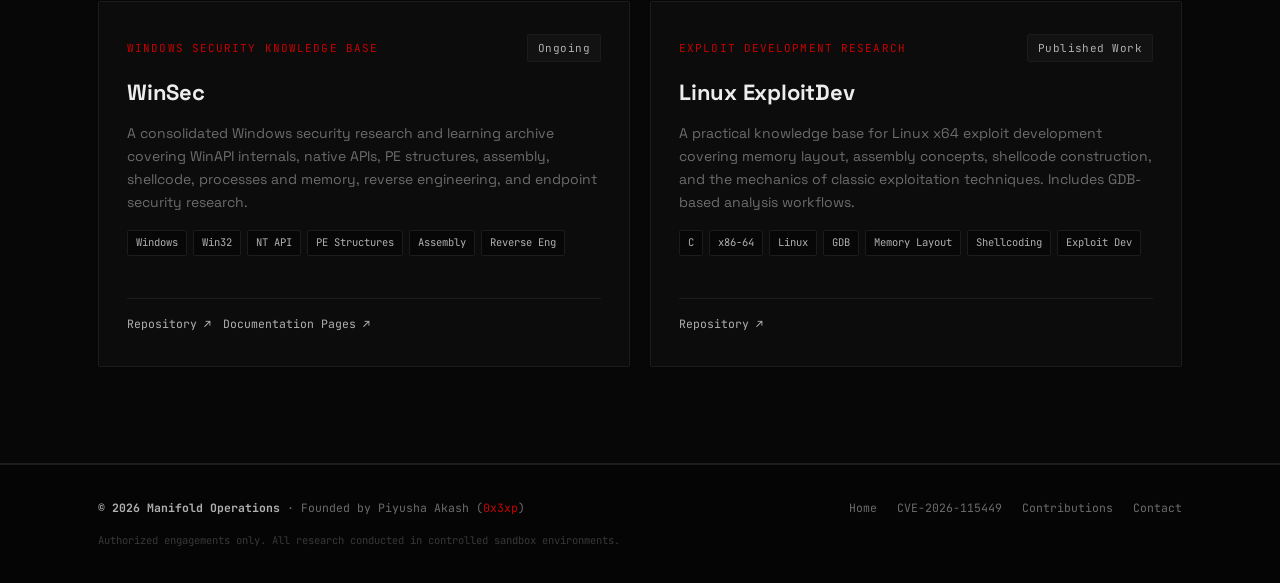
<file: projects.html>
<!DOCTYPE html>
<html lang="en">
<head>
  <meta charset="UTF-8">
  <meta name="viewport" content="width=device-width, initial-scale=1, viewport-fit=cover">
  <title>Security Research & Projects — Manifold Operations</title>
  <meta name="description" content="Security research and engineering projects by Piyusha Akash (0x3xp) & Manifold Operations — Windows kernel research, syscall frameworks, AV/EDR evasion, offensive tooling, and exploit development.">
  <meta name="author" content="Piyusha Akash / Manifold Operations">
  <link rel="canonical" href="https://manifoldoperations.vercel.app/projects">
  <link rel="icon" type="image/png" href="assets/logo.png">

  <!-- Open Graph -->
  <meta property="og:type" content="website">
  <meta property="og:title" content="Security Research & Projects | Manifold Operations">
  <meta property="og:description" content="Windows kernel research, syscall engines, AV/EDR evasion, and offensive security tooling authored by Piyusha Akash (0x3xp).">
  <meta property="og:url" content="https://manifoldoperations.vercel.app/projects">
  <meta property="og:image" content="https://manifoldoperations.vercel.app/assets/logo.png">

  <!-- Fonts & Styles -->
  <link rel="preconnect" href="https://fonts.googleapis.com">
  <link rel="preconnect" href="https://fonts.gstatic.com" crossorigin>
  <link href="https://fonts.googleapis.com/css2?family=Space+Grotesk:wght@300;400;500;600;700&family=JetBrains+Mono:wght@400;500;600;700&display=swap" rel="stylesheet">
  <link rel="stylesheet" href="assets/css/style.css">
</head>
<body>

<!-- NAVIGATION -->
<nav>
  <div class="nav-inner">
    <a href="index.html" class="brand">
      <img src="assets/logo.png" class="brand-mark" alt="Manifold Operations Logo">
      <span class="brand-name">Manifold Operations</span>
    </a>
    
    <ul class="nav-links">
      <li><a href="index.html#services">Services</a></li>
      <li><a href="cve-2026-115449.html">CVE Advisory</a></li>
      <li><a href="projects.html" class="active">Projects</a></li>
      <li><a href="contributions.html">Contributions</a></li>
      <li><a href="index.html#team">Team</a></li>
      <li><a href="index.html#contact" class="nav-cta">Contact</a></li>
    </ul>

    <button class="mobile-menu-btn" aria-label="Toggle navigation menu">
      <svg viewBox="0 0 24 24" fill="none" stroke="currentColor" stroke-width="2"><line x1="3" y1="12" x2="21" y2="12"></line><line x1="3" y1="6" x2="21" y2="6"></line><line x1="3" y1="18" x2="21" y2="18"></line></svg>
    </button>
  </div>
</nav>

<!-- MOBILE DRAWER -->
<div class="mobile-nav">
  <ul class="mobile-nav-links">
    <li><a href="index.html">← Back to Main Page</a></li>
    <li><a href="index.html#services">Services</a></li>
    <li><a href="cve-2026-115449.html">CVE-2026-115449 Advisory</a></li>
    <li><a href="projects.html">Research & Projects</a></li>
    <li><a href="contributions.html">Upstream Contributions</a></li>
    <li><a href="index.html#team">Team</a></li>
    <li><a href="index.html#contact">Contact</a></li>
  </ul>
</div>

<!-- PAGE HEADER -->
<header class="section-wrap" style="padding-top: 60px; padding-bottom: 40px; background: var(--surface);">
  <div class="wrap">
    <div style="margin-bottom: 20px;">
      <a href="index.html" style="font-family: var(--mono); font-size: 12px; color: var(--muted); display: inline-flex; align-items: center; gap: 6px;">
        ← Back to Manifold Operations
      </a>
    </div>

    <div class="section-kicker">
      <div class="kicker-line"></div>
      <span class="kicker-text">Offensive Engineering · Systems Research</span>
    </div>

    <h1 class="section-h2" style="font-size: clamp(28px, 4vw, 48px); margin-bottom: 18px;">
      Security Research & <span>Proprietary Projects</span>
    </h1>

    <p class="section-sub" style="max-width: 820px; font-size: 17px;">
      Selected offensive security engineering, kernel-mode research, Windows NT syscall architectures, evasion frameworks, and upstream vulnerability disclosures authored by Piyusha Akash (0x3xp).
    </p>

    <!-- Upstream highlight banner -->
    <div style="margin-top: 28px; background: var(--bg); border: 1px solid var(--border); border-left: 3px solid var(--red); padding: 16px 20px; border-radius: var(--radius-sm); display: flex; justify-content: space-between; align-items: center; flex-wrap: wrap; gap: 14px;">
      <div>
        <span style="font-family: var(--mono); font-size: 11px; color: var(--red); text-transform: uppercase; letter-spacing: 0.1em; display: block; margin-bottom: 4px;">Upstream Systems Vulnerability Disclosure</span>
        <strong style="color: var(--text); font-size: 15px;">CVE-2026-115449 in libslirp · 7 Patches Merged</strong>
        <p style="font-size: 13px; color: var(--muted); margin-top: 2px;">Acknowledged by Red Hat Product Security · Hypervisor NAT isolation bypass</p>
      </div>
      <div style="display: flex; gap: 10px;">
        <a href="cve-2026-115449.html" class="btn btn-sm btn-red-outline">View Advisory →</a>
        <a href="contributions.html" class="btn btn-sm btn-outline">All 7 Commits →</a>
      </div>
    </div>
  </div>
</header>

<div class="rule"></div>

<!-- MAIN PROJECTS LIST -->
<main class="section-wrap" style="padding-top: 64px;">
  <div class="wrap">
    
    <!-- Filter Buttons -->
    <div class="filter-bar">
      <button class="filter-btn active" data-filter="all">All Projects</button>
      <button class="filter-btn" data-filter="kernel">Windows Kernel & Syscalls</button>
      <button class="filter-btn" data-filter="evasion">AV / EDR Evasion</button>
      <button class="filter-btn" data-filter="tooling">Offensive Tooling</button>
      <button class="filter-btn" data-filter="kb">Knowledge Bases</button>
    </div>

    <div class="projects-grid">
      
      <!-- Lethe -->
      <article class="project-card featured" data-category="kernel evasion tooling">
        <div class="project-top">
          <div class="project-meta-row">
            <span class="project-cat">Windows Kernel Research</span>
            <span class="badge badge-red">Active Research</span>
          </div>
          <h2 class="project-title">Lethe</h2>
          <p class="project-desc">
            Lethe is a Windows kernel-mode research and red team tool centered on a KTIMER, KDPC, and IO_WORKITEM execution chain. The project investigates kernel-mode execution, process and token structures, driver visibility and loading constraints, endpoint detection surfaces, and the defensive boundaries around kernel-level activity.
          </p>
          <p class="project-desc" style="font-size: 13px; color: var(--text-dim); margin-top: 8px;">
            Project documentation records technical findings alongside limitations and defensive surfaces, including kernel telemetry, direct memory inspection, HVCI, driver blocklists, and protected process constraints. Built with C and the Windows Driver Development Kit.
          </p>
          <div class="project-tags">
            <span class="tag-pill">C</span>
            <span class="tag-pill">Windows WDK</span>
            <span class="tag-pill">Kernel APIs</span>
            <span class="tag-pill">Windows Internals</span>
            <span class="tag-pill">AV/EDR Research</span>
            <span class="tag-pill">DPC</span>
            <span class="tag-pill">KTIMER</span>
            <span class="tag-pill">BYOVD</span>
          </div>
        </div>
        <div class="project-links">
          <a href="https://github.com/0x3xp/Lethe" target="_blank" rel="noopener">Repository ↗</a>
          <a href="https://github.com/0x3xp/Lethe/blob/main/WIKI.md" target="_blank" rel="noopener">Technical Wiki ↗</a>
          <a href="https://github.com/0x3xp/Lethe/blob/main/BYOVD.md" target="_blank" rel="noopener">BYOVD Notes ↗</a>
        </div>
      </article>

      <!-- Artemis -->
      <article class="project-card" data-category="kernel evasion tooling">
        <div class="project-top">
          <div class="project-meta-row">
            <span class="project-cat">Syscall Research Toolkit</span>
            <span class="badge">Active Research</span>
          </div>
          <h2 class="project-title">Artemis</h2>
          <p class="project-desc">
            A modular C and x86-64 Assembly framework for Windows NT research. Covers system service number (SSN) resolution, direct and indirect syscall stub generation, and payload encoding components. Designed for controlled research into syscall dispatch mechanics.
          </p>
          <div class="project-tags">
            <span class="tag-pill">C</span>
            <span class="tag-pill">x64 Assembly</span>
            <span class="tag-pill">MASM</span>
            <span class="tag-pill">Windows NT</span>
            <span class="tag-pill">Syscalls</span>
            <span class="tag-pill">Direct Syscalls</span>
            <span class="tag-pill">Indirect Syscalls</span>
          </div>
        </div>
        <div class="project-links">
          <a href="https://github.com/0x3xp/Artemis" target="_blank" rel="noopener">Repository ↗</a>
        </div>
      </article>

      <!-- Native Adversary Framework -->
      <article class="project-card" data-category="evasion tooling">
        <div class="project-top">
          <div class="project-meta-row">
            <span class="project-cat">Windows Offensive Tooling</span>
            <span class="badge">Research Toolkit</span>
          </div>
          <h2 class="project-title">Native Adversary Framework</h2>
          <p class="project-desc">
            A low-level Windows research collection covering native API usage, PE parsing, process injection techniques, shellcode execution, and assembly-level resolution. Also includes SetupAPI callback redirection research for EDR evasion surface analysis.
          </p>
          <div class="project-tags">
            <span class="tag-pill">C</span>
            <span class="tag-pill">x64 Assembly</span>
            <span class="tag-pill">Win32</span>
            <span class="tag-pill">NT Native API</span>
            <span class="tag-pill">PE Parsing</span>
            <span class="tag-pill">Process Injection</span>
            <span class="tag-pill">SetupAPI Redirection</span>
          </div>
        </div>
        <div class="project-links">
          <a href="https://github.com/0x3xp/Native-Adversary-Framework" target="_blank" rel="noopener">Repository ↗</a>
          <a href="https://github.com/0x3xp/Native-Adversary-Framework/tree/main/Malware-Dev/Injection/SetupAPI-Callback-Redirection" target="_blank" rel="noopener">SetupAPI Research ↗</a>
        </div>
      </article>

      <!-- SENTINEX -->
      <article class="project-card" data-category="tooling">
        <div class="project-top">
          <div class="project-meta-row">
            <span class="project-cat">Windows Reconnaissance</span>
            <span class="badge">Active Development</span>
          </div>
          <h2 class="project-title">SENTINEX</h2>
          <p class="project-desc">
            A modular Windows reconnaissance framework written in C for security testing, system enumeration, network discovery, and endpoint visibility research. Designed for operator use in controlled test environments.
          </p>
          <div class="project-tags">
            <span class="tag-pill">C</span>
            <span class="tag-pill">Windows x64</span>
            <span class="tag-pill">Reconnaissance</span>
            <span class="tag-pill">Enumeration</span>
            <span class="tag-pill">Network Discovery</span>
            <span class="tag-pill">Operator Tooling</span>
          </div>
        </div>
        <div class="project-links">
          <a href="https://github.com/0x3xp/SENTINEX" target="_blank" rel="noopener">Repository ↗</a>
        </div>
      </article>

      <!-- WinSec -->
      <article class="project-card" data-category="kb">
        <div class="project-top">
          <div class="project-meta-row">
            <span class="project-cat">Windows Security Knowledge Base</span>
            <span class="badge">Ongoing</span>
          </div>
          <h2 class="project-title">WinSec</h2>
          <p class="project-desc">
            A consolidated Windows security research and learning archive covering WinAPI internals, native APIs, PE structures, assembly, shellcode, processes and memory, reverse engineering, and endpoint security research.
          </p>
          <div class="project-tags">
            <span class="tag-pill">Windows</span>
            <span class="tag-pill">Win32</span>
            <span class="tag-pill">NT API</span>
            <span class="tag-pill">PE Structures</span>
            <span class="tag-pill">Assembly</span>
            <span class="tag-pill">Reverse Eng</span>
          </div>
        </div>
        <div class="project-links">
          <a href="https://github.com/0x3xp/WinSec" target="_blank" rel="noopener">Repository ↗</a>
          <a href="https://0x3xp.github.io/WinSec/" target="_blank" rel="noopener">Documentation Pages ↗</a>
        </div>
      </article>

      <!-- Linux ExploitDev -->
      <article class="project-card" data-category="kb">
        <div class="project-top">
          <div class="project-meta-row">
            <span class="project-cat">Exploit Development Research</span>
            <span class="badge">Published Work</span>
          </div>
          <h2 class="project-title">Linux ExploitDev</h2>
          <p class="project-desc">
            A practical knowledge base for Linux x64 exploit development covering memory layout, assembly concepts, shellcode construction, and the mechanics of classic exploitation techniques. Includes GDB-based analysis workflows.
          </p>
          <div class="project-tags">
            <span class="tag-pill">C</span>
            <span class="tag-pill">x86-64</span>
            <span class="tag-pill">Linux</span>
            <span class="tag-pill">GDB</span>
            <span class="tag-pill">Memory Layout</span>
            <span class="tag-pill">Shellcoding</span>
            <span class="tag-pill">Exploit Dev</span>
          </div>
        </div>
        <div class="project-links">
          <a href="https://github.com/0x3xp/Linux-ExploitDev" target="_blank" rel="noopener">Repository ↗</a>
        </div>
      </article>

    </div>
  </div>
</main>

<div class="rule"></div>

<!-- FOOTER -->
<footer>
  <div class="footer-inner">
    <div class="footer-brand">
      <strong>© 2026 Manifold Operations</strong> · Founded by Piyusha Akash (<a href="https://0x3xp.github.io" target="_blank" rel="noopener" style="color: var(--red);">0x3xp</a>)
    </div>
    
    <div class="footer-links">
      <a href="index.html">Home</a>
      <a href="cve-2026-115449.html">CVE-2026-115449</a>
      <a href="contributions.html">Contributions</a>
      <a href="index.html#contact">Contact</a>
    </div>

    <div class="footer-note">
      Authorized engagements only. All research conducted in controlled sandbox environments.
    </div>
  </div>
</footer>

<script src="assets/js/main.js"></script>
</body>
</html>
</file>
<file: assets/css/style.css>
/* ==========================================================================
   MANIFOLD OPERATIONS - PRIMARY STYLESHEET
   Offensive Security Tooling & Vulnerability Research
   ========================================================================== */

*, *::before, *::after {
  box-sizing: border-box;
  margin: 0;
  padding: 0;
}

:root {
  --bg:           #070707;
  --surface:      #0c0c0c;
  --surface-2:    #121212;
  --surface-3:    #181818;
  --red:          #c80000;
  --red-hover:    #e01010;
  --red-bright:   #ff2222;
  --red-glow:     rgba(200, 0, 0, 0.22);
  --red-dim:      rgba(200, 0, 0, 0.08);
  --red-dimmer:   rgba(200, 0, 0, 0.04);
  --border:       #1c1c1c;
  --border-light: #282828;
  --border-hover: #3a3a3a;
  --text:         #ededed;
  --text-dim:     #b0b0b0;
  --muted:        #6c6c6c;
  --code-bg:      #050505;
  --green:        #10b981;
  --green-dim:    rgba(16, 185, 129, 0.12);
  --sans:         'Space Grotesk', -apple-system, BlinkMacSystemFont, 'Segoe UI', Roboto, sans-serif;
  --mono:         'JetBrains Mono', SFMono-Regular, Menlo, Monaco, Consolas, monospace;
  --radius-sm:    2px;
  --radius-md:    4px;
  --radius-lg:    8px;
}

html {
  scroll-behavior: smooth;
  font-size: 16px;
  background-color: var(--bg);
}

body {
  background: var(--bg);
  color: var(--text);
  font-family: var(--sans);
  font-size: 1rem;
  line-height: 1.65;
  -webkit-font-smoothing: antialiased;
  -moz-osx-font-smoothing: grayscale;
  overflow-x: hidden;
  padding-top: env(safe-area-inset-top, 0px);
  padding-bottom: env(safe-area-inset-bottom, 0px);
}

::selection {
  background: var(--red);
  color: #ffffff;
}

a {
  color: inherit;
  text-decoration: none;
  transition: color 0.15s ease, border-color 0.15s ease, background 0.15s ease;
}

img {
  max-width: 100%;
  height: auto;
  display: block;
}

/* ==========================================================================
   LAYOUT
   ========================================================================== */

.wrap {
  max-width: 1140px;
  margin: 0 auto;
  padding: 0 28px;
}

.wrap-wide {
  max-width: 1240px;
  margin: 0 auto;
  padding: 0 28px;
}

.section-wrap {
  padding: 96px 0;
  position: relative;
}

.section-wrap-sm {
  padding: 64px 0;
}

.rule {
  height: 1px;
  background: var(--border);
  border: none;
  width: 100%;
}

.rule-dim {
  height: 1px;
  background: linear-gradient(90deg, transparent, var(--border) 20%, var(--border) 80%, transparent);
}

/* ==========================================================================
   TYPOGRAPHY & SECTION HEADERS
   ========================================================================== */

.section-header {
  margin-bottom: 48px;
}

.section-header-centered {
  text-align: center;
  max-width: 720px;
  margin-left: auto;
  margin-right: auto;
}

.section-kicker {
  display: inline-flex;
  align-items: center;
  gap: 10px;
  margin-bottom: 14px;
}

.kicker-line {
  width: 24px;
  height: 1px;
  background: var(--red);
}

.kicker-text {
  font-family: var(--mono);
  font-size: 11px;
  color: var(--red);
  letter-spacing: 0.14em;
  text-transform: uppercase;
  font-weight: 500;
}

.section-h2 {
  font-size: clamp(26px, 3.4vw, 42px);
  font-weight: 700;
  letter-spacing: -0.025em;
  line-height: 1.15;
}

.section-h2 span {
  color: var(--red);
}

.section-sub {
  font-size: 15.5px;
  color: var(--muted);
  margin-top: 14px;
  max-width: 580px;
  line-height: 1.7;
}

/* ==========================================================================
   BUTTONS & BADGES
   ========================================================================== */

.btn {
  display: inline-flex;
  align-items: center;
  justify-content: center;
  gap: 8px;
  font-family: var(--mono);
  font-size: 12px;
  letter-spacing: 0.06em;
  padding: 12px 24px;
  border-radius: var(--radius-sm);
  cursor: pointer;
  white-space: nowrap;
  font-weight: 500;
  text-align: center;
  border: 1px solid transparent;
}

.btn-sm {
  padding: 8px 16px;
  font-size: 11px;
}

.btn-fill {
  background: var(--red);
  color: #fff;
  border-color: var(--red);
  box-shadow: 0 2px 14px var(--red-glow);
}

.btn-fill:hover {
  background: var(--red-hover);
  border-color: var(--red-hover);
  color: #fff;
}

.btn-outline {
  background: transparent;
  border: 1px solid var(--border-light);
  color: var(--text-dim);
}

.btn-outline:hover {
  border-color: var(--border-hover);
  color: var(--text);
  background: var(--surface);
}

.btn-red-outline {
  border: 1px solid rgba(200, 0, 0, 0.4);
  color: var(--red);
  background: var(--red-dimmer);
}

.btn-red-outline:hover {
  border-color: var(--red);
  background: var(--red-dim);
  color: var(--red-bright);
}

.badge {
  display: inline-flex;
  align-items: center;
  gap: 6px;
  font-family: var(--mono);
  font-size: 11px;
  padding: 4px 10px;
  border-radius: var(--radius-sm);
  background: var(--surface-2);
  border: 1px solid var(--border);
  color: var(--text-dim);
  letter-spacing: 0.04em;
}

.badge-red {
  background: var(--red-dim);
  border-color: rgba(200, 0, 0, 0.35);
  color: var(--red-bright);
}

.badge-green {
  background: var(--green-dim);
  border-color: rgba(16, 185, 129, 0.35);
  color: var(--green);
}

.badge-pulse-dot {
  width: 6px;
  height: 6px;
  border-radius: 50%;
  background: var(--red);
  box-shadow: 0 0 8px var(--red);
  animation: pulse-dot 2s infinite ease-in-out;
}

@keyframes pulse-dot {
  0%, 100% { opacity: 1; transform: scale(1); }
  50% { opacity: 0.4; transform: scale(0.85); }
}

/* ==========================================================================
   NAVIGATION
   ========================================================================== */

nav {
  position: sticky;
  top: 0;
  z-index: 500;
  height: 64px;
  display: flex;
  align-items: center;
  background: rgba(7, 7, 7, 0.94);
  backdrop-filter: blur(14px);
  -webkit-backdrop-filter: blur(14px);
  border-bottom: 1px solid var(--border);
}

.nav-inner {
  max-width: 1140px;
  width: 100%;
  margin: 0 auto;
  padding: 0 28px;
  display: flex;
  align-items: center;
  justify-content: space-between;
}

.brand {
  display: flex;
  align-items: center;
  gap: 12px;
}

.brand-mark {
  width: 30px;
  height: 30px;
  object-fit: contain;
  filter: drop-shadow(0 0 6px var(--red-glow));
}

.brand-name {
  font-family: var(--mono);
  font-size: 13px;
  font-weight: 600;
  letter-spacing: 0.05em;
  color: var(--text);
}

.nav-links {
  display: flex;
  align-items: center;
  gap: 26px;
  list-style: none;
}

.nav-links a {
  font-family: var(--mono);
  font-size: 12px;
  color: var(--muted);
  letter-spacing: 0.04em;
  transition: color 0.15s ease;
  position: relative;
}

.nav-links a:hover,
.nav-links a.active {
  color: var(--text);
}

.nav-links a.active::after {
  content: '';
  position: absolute;
  bottom: -6px;
  left: 0;
  width: 100%;
  height: 2px;
  background: var(--red);
}

.nav-cta {
  border: 1px solid rgba(200, 0, 0, 0.4) !important;
  color: var(--red) !important;
  padding: 7px 18px !important;
  border-radius: var(--radius-sm);
  background: var(--red-dimmer);
  transition: all 0.15s ease !important;
}

.nav-cta:hover {
  background: var(--red-dim) !important;
  color: var(--red-bright) !important;
  border-color: var(--red) !important;
}

.mobile-menu-btn {
  display: none;
  background: transparent;
  border: 1px solid var(--border);
  color: var(--text);
  padding: 8px;
  border-radius: var(--radius-sm);
  cursor: pointer;
}

.mobile-menu-btn svg {
  width: 20px;
  height: 20px;
  display: block;
}

/* Mobile Nav Drawer */
.mobile-nav {
  display: none;
  position: fixed;
  top: 64px;
  left: 0;
  right: 0;
  background: rgba(10, 10, 10, 0.98);
  border-bottom: 1px solid var(--border);
  padding: 24px;
  z-index: 499;
  backdrop-filter: blur(16px);
  -webkit-backdrop-filter: blur(16px);
}

.mobile-nav.open {
  display: block;
}

.mobile-nav-links {
  list-style: none;
  display: flex;
  flex-direction: column;
  gap: 16px;
}

.mobile-nav-links a {
  font-family: var(--mono);
  font-size: 14px;
  color: var(--text-dim);
  display: block;
  padding: 8px 0;
  border-bottom: 1px solid var(--border);
}

.mobile-nav-links a:hover {
  color: var(--red);
}

/* ==========================================================================
   HERO
   ========================================================================== */

#hero {
  position: relative;
  min-height: 90vh;
  display: flex;
  align-items: center;
  overflow: hidden;
  padding: 60px 0 80px 0;
}

#hero::before {
  content: '';
  position: absolute;
  inset: 0;
  background-image:
    linear-gradient(rgba(200, 0, 0, 0.035) 1px, transparent 1px),
    linear-gradient(90deg, rgba(200, 0, 0, 0.035) 1px, transparent 1px);
  background-size: 56px 56px;
  pointer-events: none;
}

#hero::after {
  content: '';
  position: absolute;
  bottom: 0;
  left: 0;
  right: 0;
  height: 120px;
  background: linear-gradient(180deg, transparent, var(--bg));
  pointer-events: none;
}

.hero-watermark {
  position: absolute;
  right: -30px;
  top: 48%;
  transform: translateY(-50%);
  font-family: var(--mono);
  font-size: clamp(90px, 13vw, 210px);
  font-weight: 800;
  color: rgba(200, 0, 0, 0.03);
  letter-spacing: -0.04em;
  pointer-events: none;
  user-select: none;
  white-space: nowrap;
}

.hero-content {
  position: relative;
  z-index: 2;
  display: grid;
  grid-template-columns: 1.15fr 0.85fr;
  gap: 56px;
  align-items: center;
  width: 100%;
}

.hero-left {
  opacity: 0;
  animation: rise 0.8s ease 0.1s forwards;
}

.hero-badges-strip {
  display: flex;
  align-items: center;
  gap: 10px;
  flex-wrap: wrap;
  margin-bottom: 24px;
}

.hero-h1 {
  font-size: clamp(34px, 4.4vw, 56px);
  font-weight: 700;
  line-height: 1.12;
  letter-spacing: -0.03em;
  margin-bottom: 22px;
}

.hero-h1 span {
  color: var(--red);
}

.hero-desc {
  font-size: 16px;
  color: var(--muted);
  line-height: 1.75;
  max-width: 520px;
  margin-bottom: 34px;
}

.hero-btns {
  display: flex;
  gap: 14px;
  flex-wrap: wrap;
  margin-bottom: 40px;
}

.hero-metrics {
  display: grid;
  grid-template-columns: repeat(4, 1fr);
  gap: 1px;
  background: var(--border);
  border: 1px solid var(--border);
  border-radius: var(--radius-sm);
  overflow: hidden;
  max-width: 540px;
}

.metric-item {
  background: var(--bg);
  padding: 12px 16px;
  transition: background 0.15s;
}

.metric-item:hover {
  background: var(--surface);
}

.metric-val {
  font-family: var(--mono);
  font-size: 18px;
  font-weight: 700;
  color: var(--text);
  display: flex;
  align-items: baseline;
  gap: 2px;
}

.metric-val span {
  color: var(--red);
  font-size: 13px;
}

.metric-lbl {
  font-family: var(--mono);
  font-size: 10px;
  color: var(--muted);
  letter-spacing: 0.06em;
  text-transform: uppercase;
  margin-top: 2px;
}

.hero-right {
  display: flex;
  justify-content: center;
  align-items: center;
  opacity: 0;
  animation: rise 0.8s ease 0.25s forwards;
  position: relative;
}

.hero-logo-wrapper {
  position: relative;
  display: inline-block;
}

.hero-logo-wrapper::before {
  content: '';
  position: absolute;
  inset: -20px;
  background: radial-gradient(circle, rgba(200, 0, 0, 0.15) 0%, transparent 70%);
  pointer-events: none;
  filter: blur(20px);
}

.hero-logo-img {
  width: min(400px, 90%);
  height: auto;
  display: block;
  position: relative;
  z-index: 1;
  filter: drop-shadow(0 10px 30px rgba(0, 0, 0, 0.8));
}

@keyframes rise {
  from { opacity: 0; transform: translateY(22px); }
  to   { opacity: 1; transform: translateY(0); }
}

/* ==========================================================================
   SERVICES SECTION
   ========================================================================== */

.services-grid {
  display: grid;
  grid-template-columns: repeat(3, 1fr);
  border: 1px solid var(--border);
  border-radius: var(--radius-sm);
  overflow: hidden;
}

.svc {
  padding: 34px 30px;
  border-right: 1px solid var(--border);
  border-bottom: 1px solid var(--border);
  position: relative;
  transition: background 0.2s;
  background: var(--bg);
}

.svc:nth-child(3n) {
  border-right: none;
}

.svc:nth-last-child(-n+3) {
  border-bottom: none;
}

.svc:hover {
  background: var(--surface);
}

.svc::before {
  content: '';
  position: absolute;
  top: 0;
  left: 0;
  width: 0;
  height: 2px;
  background: var(--red);
  transition: width 0.3s ease;
}

.svc:hover::before {
  width: 100%;
}

.svc-tag {
  font-family: var(--mono);
  font-size: 10.5px;
  color: var(--red);
  letter-spacing: 0.12em;
  margin-bottom: 12px;
  text-transform: uppercase;
}

.svc-title {
  font-size: 17px;
  font-weight: 600;
  letter-spacing: -0.01em;
  margin-bottom: 10px;
  line-height: 1.35;
  color: var(--text);
}

.svc-desc {
  font-size: 14px;
  color: var(--muted);
  line-height: 1.65;
}

/* ==========================================================================
   CVE SPOTLIGHT & ADVISORY SECTION
   ========================================================================== */

#cve-section {
  position: relative;
  background: var(--surface);
}

#cve-section::before {
  content: '';
  position: absolute;
  inset: 0;
  background-image:
    linear-gradient(rgba(200, 0, 0, 0.025) 1px, transparent 1px),
    linear-gradient(90deg, rgba(200, 0, 0, 0.025) 1px, transparent 1px);
  background-size: 48px 48px;
  pointer-events: none;
}

.cve-banner-box {
  background: var(--bg);
  border: 1px solid var(--border);
  border-left: 3px solid var(--red);
  border-radius: var(--radius-sm);
  padding: 36px 36px;
  margin-bottom: 32px;
  position: relative;
  box-shadow: 0 8px 30px rgba(0, 0, 0, 0.4);
}

.cve-header-row {
  display: flex;
  justify-content: space-between;
  align-items: flex-start;
  gap: 20px;
  flex-wrap: wrap;
  margin-bottom: 20px;
}

.cve-id-group {
  display: flex;
  flex-direction: column;
  gap: 6px;
}

.cve-id-title {
  font-family: var(--mono);
  font-size: clamp(22px, 3vw, 32px);
  font-weight: 700;
  color: var(--text);
  letter-spacing: -0.01em;
}

.cve-id-title span {
  color: var(--red);
}

.cve-badges-row {
  display: flex;
  gap: 8px;
  flex-wrap: wrap;
}

.cve-meta-tags {
  display: flex;
  gap: 12px;
  flex-wrap: wrap;
  font-family: var(--mono);
  font-size: 11px;
  color: var(--muted);
}

.cve-meta-tags span {
  display: inline-flex;
  align-items: center;
  gap: 5px;
}

.ack-quote-box {
  background: rgba(200, 0, 0, 0.05);
  border: 1px solid rgba(200, 0, 0, 0.25);
  border-radius: var(--radius-sm);
  padding: 18px 24px;
  margin: 24px 0;
  position: relative;
}

.ack-quote-box p {
  font-size: 15px;
  color: var(--text);
  font-style: italic;
  line-height: 1.6;
}

.ack-quote-box p strong {
  color: var(--red-bright);
  font-style: normal;
}

.ack-quote-source {
  font-family: var(--mono);
  font-size: 11px;
  color: var(--muted);
  margin-top: 6px;
  display: block;
}

.cve-grid-2col {
  display: grid;
  grid-template-columns: 1.2fr 0.8fr;
  gap: 32px;
  margin-top: 28px;
}

.cve-explanation p {
  font-size: 14.5px;
  color: var(--text-dim);
  line-height: 1.7;
  margin-bottom: 14px;
}

.cve-cvss-table {
  width: 100%;
  border-collapse: collapse;
  font-family: var(--mono);
  font-size: 12px;
  background: var(--surface-2);
  border: 1px solid var(--border);
  border-radius: var(--radius-sm);
  overflow: hidden;
}

.cve-cvss-table th,
.cve-cvss-table td {
  padding: 10px 14px;
  text-align: left;
  border-bottom: 1px solid var(--border);
}

.cve-cvss-table th {
  background: var(--code-bg);
  color: var(--muted);
  font-weight: 500;
  text-transform: uppercase;
  font-size: 10px;
  letter-spacing: 0.08em;
}

.cve-cvss-table td:nth-child(2) {
  color: var(--red);
  font-weight: 600;
}

/* CODE DIFF VIEWER */
.diff-container {
  background: var(--code-bg);
  border: 1px solid var(--border);
  border-radius: var(--radius-sm);
  margin-top: 20px;
  overflow: hidden;
}

.diff-header {
  background: #0a0a0a;
  padding: 10px 16px;
  border-bottom: 1px solid var(--border);
  display: flex;
  justify-content: space-between;
  align-items: center;
  font-family: var(--mono);
  font-size: 11px;
  color: var(--muted);
}

.diff-body {
  padding: 14px 18px;
  font-family: var(--mono);
  font-size: 12.5px;
  line-height: 1.6;
  overflow-x: auto;
}

.diff-body pre {
  margin: 0;
  white-space: pre;
}

.diff-add {
  color: #34d399;
  background: rgba(16, 185, 129, 0.08);
  display: block;
  margin: 0 -18px;
  padding: 0 18px;
}

.diff-del {
  color: #f87171;
  background: rgba(239, 68, 68, 0.08);
  display: block;
  margin: 0 -18px;
  padding: 0 18px;
}

.diff-ctx {
  color: #888888;
}

/* ADVISORY LINKS GRID */
.advisory-links-grid {
  display: grid;
  grid-template-columns: repeat(auto-fill, minmax(210px, 1fr));
  gap: 10px;
  margin-top: 24px;
}

.adv-link-card {
  display: flex;
  align-items: center;
  justify-content: space-between;
  padding: 12px 14px;
  background: var(--bg);
  border: 1px solid var(--border);
  border-radius: var(--radius-sm);
  font-family: var(--mono);
  font-size: 11.5px;
  color: var(--text-dim);
  transition: all 0.15s ease;
}

.adv-link-card:hover {
  background: var(--surface-2);
  border-color: var(--border-hover);
  color: var(--text);
  transform: translateY(-1px);
}

.adv-link-card span {
  display: flex;
  align-items: center;
  gap: 8px;
}

.adv-link-card svg {
  width: 14px;
  height: 14px;
  color: var(--red);
}

/* ==========================================================================
   PROJECTS SECTION
   ========================================================================== */

.filter-bar {
  display: flex;
  gap: 8px;
  flex-wrap: wrap;
  margin-bottom: 32px;
}

.filter-btn {
  background: var(--surface);
  border: 1px solid var(--border);
  color: var(--muted);
  font-family: var(--mono);
  font-size: 11px;
  padding: 6px 14px;
  border-radius: var(--radius-sm);
  cursor: pointer;
  transition: all 0.15s;
}

.filter-btn:hover,
.filter-btn.active {
  background: var(--red-dim);
  border-color: rgba(200, 0, 0, 0.4);
  color: var(--text);
}

.projects-grid {
  display: grid;
  grid-template-columns: repeat(2, 1fr);
  gap: 20px;
}

.project-card {
  background: var(--surface);
  border: 1px solid var(--border);
  border-radius: var(--radius-sm);
  padding: 32px 28px;
  display: flex;
  flex-direction: column;
  justify-content: space-between;
  position: relative;
  transition: border-color 0.2s, background 0.2s, transform 0.2s;
}

.project-card:hover {
  border-color: var(--border-hover);
  background: var(--surface-2);
  transform: translateY(-2px);
  box-shadow: 0 8px 24px rgba(0, 0, 0, 0.5);
}

.project-card.featured {
  border-color: rgba(200, 0, 0, 0.4);
  background: linear-gradient(180deg, rgba(200, 0, 0, 0.04) 0%, var(--surface) 100%);
}

.project-card.featured::before {
  content: '';
  position: absolute;
  top: 0;
  left: 0;
  width: 100%;
  height: 2px;
  background: var(--red);
}

.project-top {
  margin-bottom: 20px;
}

.project-meta-row {
  display: flex;
  justify-content: space-between;
  align-items: center;
  gap: 10px;
  margin-bottom: 12px;
}

.project-cat {
  font-family: var(--mono);
  font-size: 11px;
  color: var(--red);
  letter-spacing: 0.1em;
  text-transform: uppercase;
}

.project-title {
  font-size: 22px;
  font-weight: 700;
  color: var(--text);
  margin-bottom: 12px;
  letter-spacing: -0.01em;
}

.project-desc {
  font-size: 14px;
  color: var(--muted);
  line-height: 1.65;
  margin-bottom: 16px;
}

.project-tags {
  display: flex;
  gap: 6px;
  flex-wrap: wrap;
  margin-bottom: 22px;
}

.tag-pill {
  font-family: var(--mono);
  font-size: 10.5px;
  padding: 3px 8px;
  background: var(--bg);
  border: 1px solid var(--border);
  color: var(--text-dim);
  border-radius: var(--radius-sm);
}

.project-links {
  display: flex;
  gap: 12px;
  flex-wrap: wrap;
  padding-top: 16px;
  border-top: 1px solid var(--border);
}

.project-links a {
  font-family: var(--mono);
  font-size: 11.5px;
  color: var(--text-dim);
  display: inline-flex;
  align-items: center;
  gap: 4px;
  transition: color 0.15s;
}

.project-links a:hover {
  color: var(--red-bright);
}

/* ==========================================================================
   UPSTREAM CONTRIBUTIONS SECTION
   ========================================================================== */

#upstream-section {
  background: var(--bg);
}

.upstream-list {
  display: flex;
  flex-direction: column;
  gap: 12px;
}

.upstream-item {
  background: var(--surface);
  border: 1px solid var(--border);
  border-radius: var(--radius-sm);
  padding: 22px 26px;
  transition: all 0.2s;
}

.upstream-item:hover {
  border-color: var(--border-hover);
  background: var(--surface-2);
}

.upstream-header-row {
  display: flex;
  justify-content: space-between;
  align-items: flex-start;
  gap: 16px;
  flex-wrap: wrap;
  margin-bottom: 10px;
}

.upstream-item-title {
  font-size: 16px;
  font-weight: 600;
  color: var(--text);
}

.upstream-item-title code {
  font-family: var(--mono);
  font-size: 14px;
  color: var(--red);
  background: var(--code-bg);
  padding: 2px 6px;
  border-radius: 2px;
}

.upstream-item-desc {
  font-size: 13.5px;
  color: var(--muted);
  line-height: 1.6;
  margin-bottom: 14px;
}

.upstream-links-row {
  display: flex;
  gap: 16px;
  flex-wrap: wrap;
}

.upstream-links-row a {
  font-family: var(--mono);
  font-size: 11px;
  color: var(--text-dim);
  display: inline-flex;
  align-items: center;
  gap: 4px;
  border-bottom: 1px solid var(--border);
  padding-bottom: 2px;
}

.upstream-links-row a:hover {
  color: var(--red);
  border-color: var(--red);
}

/* ==========================================================================
   TEAM & FOUNDER SECTION
   ========================================================================== */

#team {
  background: var(--surface);
}

.team-grid {
  display: grid;
  grid-template-columns: 1fr 1.6fr;
  gap: 64px;
  align-items: start;
}

.person-name {
  font-size: 32px;
  font-weight: 700;
  letter-spacing: -0.025em;
  margin-bottom: 4px;
}

.person-handle {
  font-family: var(--mono);
  font-size: 14px;
  color: var(--red);
  display: inline-block;
  margin-bottom: 6px;
}

.person-role {
  font-size: 14px;
  color: var(--muted);
  font-weight: 500;
  margin-bottom: 24px;
}

.person-focus {
  list-style: none;
  display: flex;
  flex-direction: column;
  margin-bottom: 28px;
}

.person-focus li {
  font-size: 14px;
  color: #bbb;
  padding: 10px 0;
  border-bottom: 1px solid var(--border);
  display: flex;
  align-items: center;
  gap: 12px;
}

.person-focus li::before {
  content: '';
  width: 5px;
  height: 5px;
  border-radius: 50%;
  background: var(--red);
  flex-shrink: 0;
}

.person-links {
  display: flex;
  gap: 16px;
  flex-wrap: wrap;
}

.person-links a {
  font-family: var(--mono);
  font-size: 12px;
  color: var(--muted);
  border-bottom: 1px solid var(--border);
  padding-bottom: 2px;
  transition: color 0.15s, border-color 0.15s;
}

.person-links a:hover {
  color: var(--text);
  border-color: var(--red);
}

.stack-label {
  font-family: var(--mono);
  font-size: 11px;
  color: var(--muted);
  letter-spacing: 0.1em;
  margin-bottom: 14px;
  text-transform: uppercase;
}

.stack-grid {
  display: grid;
  grid-template-columns: 1fr 1fr;
  gap: 1px;
  background: var(--border);
  border: 1px solid var(--border);
  border-radius: var(--radius-sm);
  overflow: hidden;
  margin-bottom: 30px;
}

.stack-item {
  background: var(--bg);
  padding: 14px 16px;
  font-family: var(--mono);
  font-size: 12px;
  color: var(--muted);
  transition: background 0.15s, color 0.15s;
}

.stack-item:hover {
  background: var(--surface-2);
  color: var(--text);
}

.stack-item strong {
  display: block;
  font-size: 11px;
  color: rgba(200, 0, 0, 0.7);
  font-weight: 500;
  margin-bottom: 3px;
  letter-spacing: 0.05em;
}

/* ==========================================================================
   CONTACT SECTION
   ========================================================================== */

#contact {
  position: relative;
  overflow: hidden;
}

#contact::before {
  content: '';
  position: absolute;
  inset: 0;
  background-image:
    linear-gradient(rgba(200, 0, 0, 0.02) 1px, transparent 1px),
    linear-gradient(90deg, rgba(200, 0, 0, 0.02) 1px, transparent 1px);
  background-size: 52px 52px;
  pointer-events: none;
}

.contact-inner {
  position: relative;
  z-index: 1;
}

.contact-channels {
  display: grid;
  grid-template-columns: repeat(3, 1fr);
  gap: 1px;
  background: var(--border);
  border: 1px solid var(--border);
  border-radius: var(--radius-sm);
  overflow: hidden;
  margin-top: 48px;
}

.channel {
  background: var(--bg);
  padding: 36px 28px;
  display: flex;
  flex-direction: column;
  gap: 10px;
  transition: background 0.2s;
}

.channel:hover {
  background: var(--surface);
}

.channel-icon {
  width: 40px;
  height: 40px;
  border: 1px solid var(--border);
  border-radius: 6px;
  display: flex;
  align-items: center;
  justify-content: center;
  margin-bottom: 6px;
  background: var(--surface-2);
}

.channel-icon svg {
  width: 20px;
  height: 20px;
}

.channel-label {
  font-family: var(--mono);
  font-size: 11px;
  color: var(--muted);
  letter-spacing: 0.1em;
  text-transform: uppercase;
}

.channel-value {
  font-family: var(--mono);
  font-size: 14px;
  color: var(--text);
  font-weight: 500;
  word-break: break-all;
}

.channel-action {
  display: inline-block;
  margin-top: 4px;
  font-family: var(--mono);
  font-size: 11px;
  color: var(--red);
  border-bottom: 1px solid rgba(200, 0, 0, 0.25);
  padding-bottom: 1px;
  width: fit-content;
  transition: border-color 0.15s, color 0.15s;
}

.channel-action:hover {
  border-color: var(--red);
  color: var(--red-bright);
}

/* ==========================================================================
   FOOTER
   ========================================================================== */

footer {
  padding: 34px 0;
  border-top: 1px solid var(--border);
  background: #050505;
}

.footer-inner {
  max-width: 1140px;
  margin: 0 auto;
  padding: 0 28px;
  display: flex;
  justify-content: space-between;
  align-items: center;
  flex-wrap: wrap;
  gap: 14px;
}

.footer-brand {
  font-family: var(--mono);
  font-size: 11.5px;
  color: var(--muted);
}

.footer-brand strong {
  color: var(--text-dim);
}

.footer-links {
  display: flex;
  gap: 20px;
}

.footer-links a {
  font-family: var(--mono);
  font-size: 11.5px;
  color: var(--muted);
}

.footer-links a:hover {
  color: var(--text);
}

.footer-note {
  font-family: var(--mono);
  font-size: 10.5px;
  color: #383838;
}

/* ==========================================================================
   RESPONSIVE DESIGN
   ========================================================================== */

@media (max-width: 960px) {
  .hero-content {
    grid-template-columns: 1fr;
    gap: 40px;
  }

  .hero-right {
    order: -1;
  }

  .hero-logo-img {
    width: min(260px, 65vw);
  }

  .services-grid {
    grid-template-columns: repeat(2, 1fr);
  }

  .svc:nth-child(3n) {
    border-right: 1px solid var(--border);
  }

  .svc:nth-child(2n) {
    border-right: none;
  }

  .cve-grid-2col {
    grid-template-columns: 1fr;
    gap: 24px;
  }

  .team-grid {
    grid-template-columns: 1fr;
    gap: 48px;
  }

  .contact-channels {
    grid-template-columns: 1fr;
  }
}

@media (max-width: 768px) {
  .nav-links {
    display: none;
  }

  .mobile-menu-btn {
    display: block;
  }

  .projects-grid {
    grid-template-columns: 1fr;
  }

  .hero-metrics {
    grid-template-columns: repeat(2, 1fr);
  }

  .cve-banner-box {
    padding: 24px 20px;
  }
}

@media (max-width: 520px) {
  .services-grid {
    grid-template-columns: 1fr;
  }

  .svc:nth-child(n) {
    border-right: none;
    border-bottom: 1px solid var(--border);
  }

  .stack-grid {
    grid-template-columns: 1fr;
  }

  .cve-meta-tags {
    flex-direction: column;
    gap: 6px;
  }
}

@media (prefers-reduced-motion: reduce) {
  .hero-left, .hero-right {
    animation: none;
    opacity: 1;
  }

  html {
    scroll-behavior: auto;
  }

  .badge-pulse-dot {
    animation: none;
  }
}
</file>
